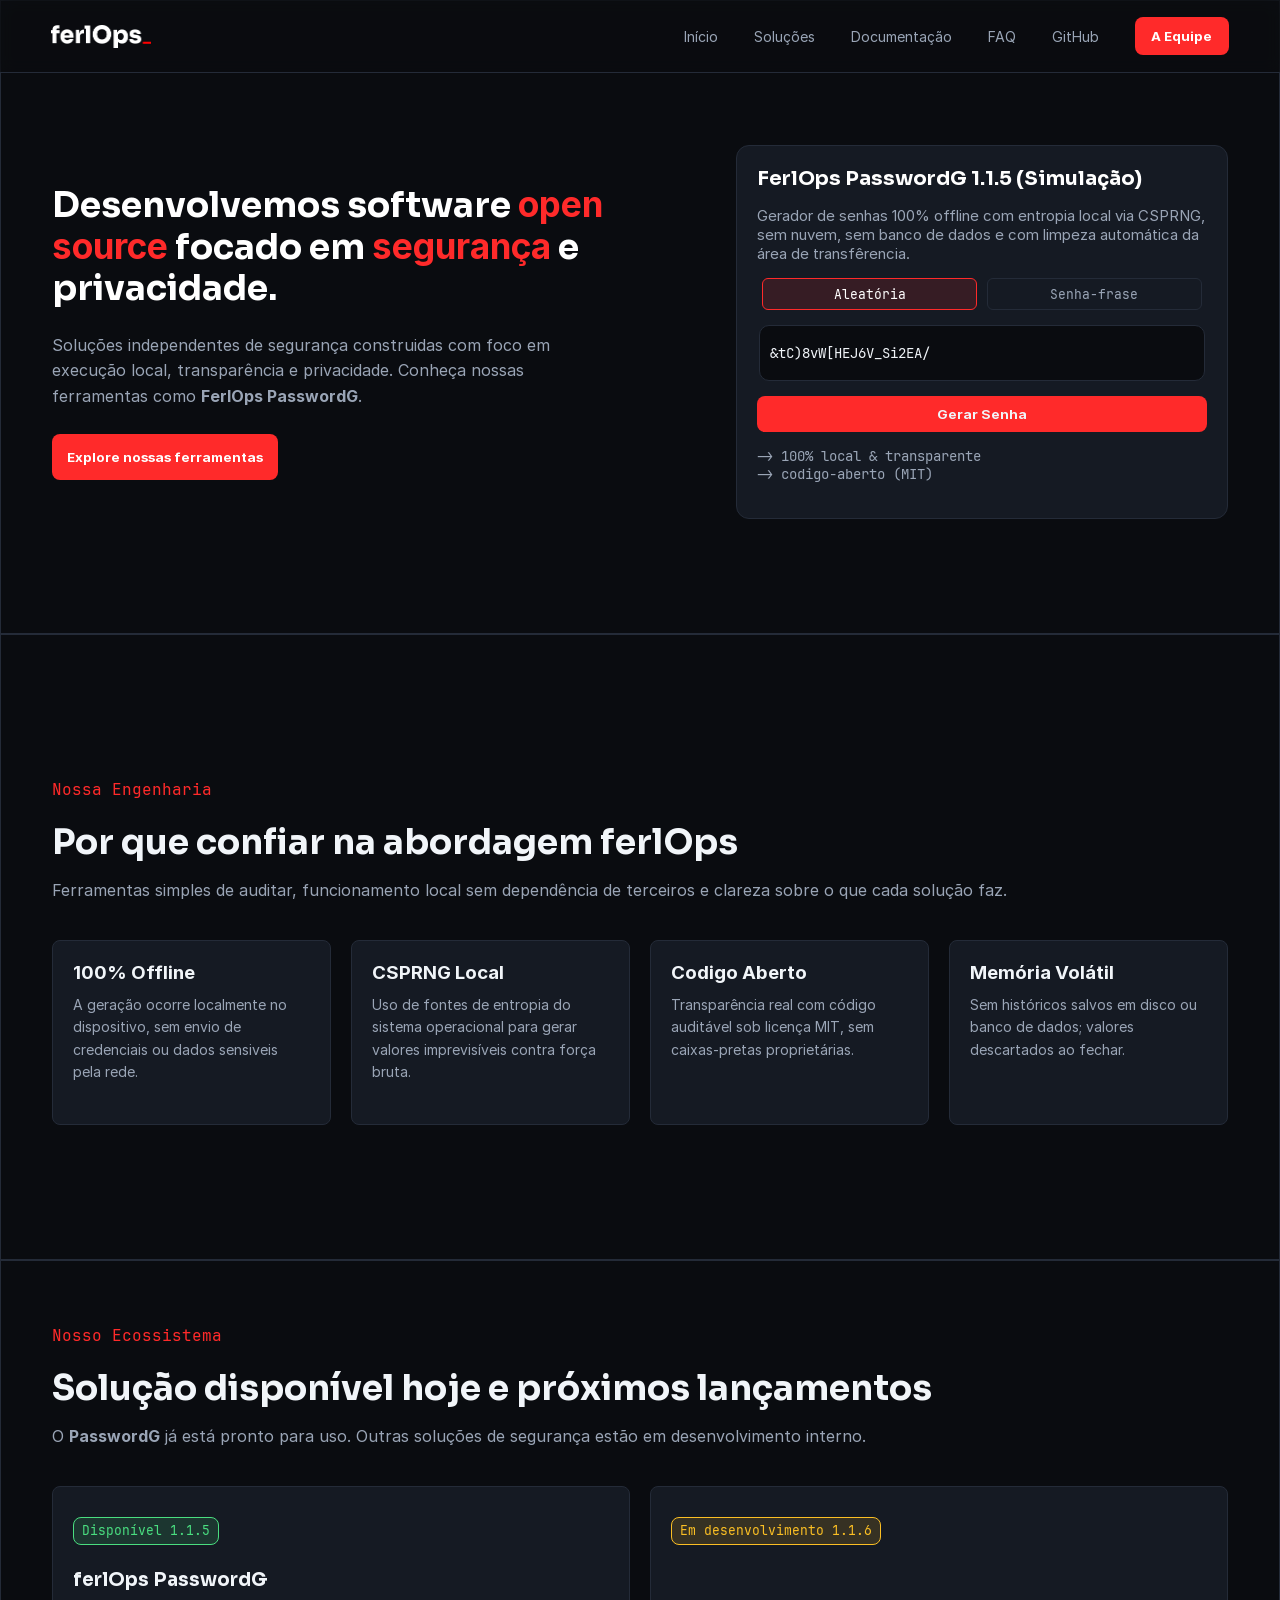
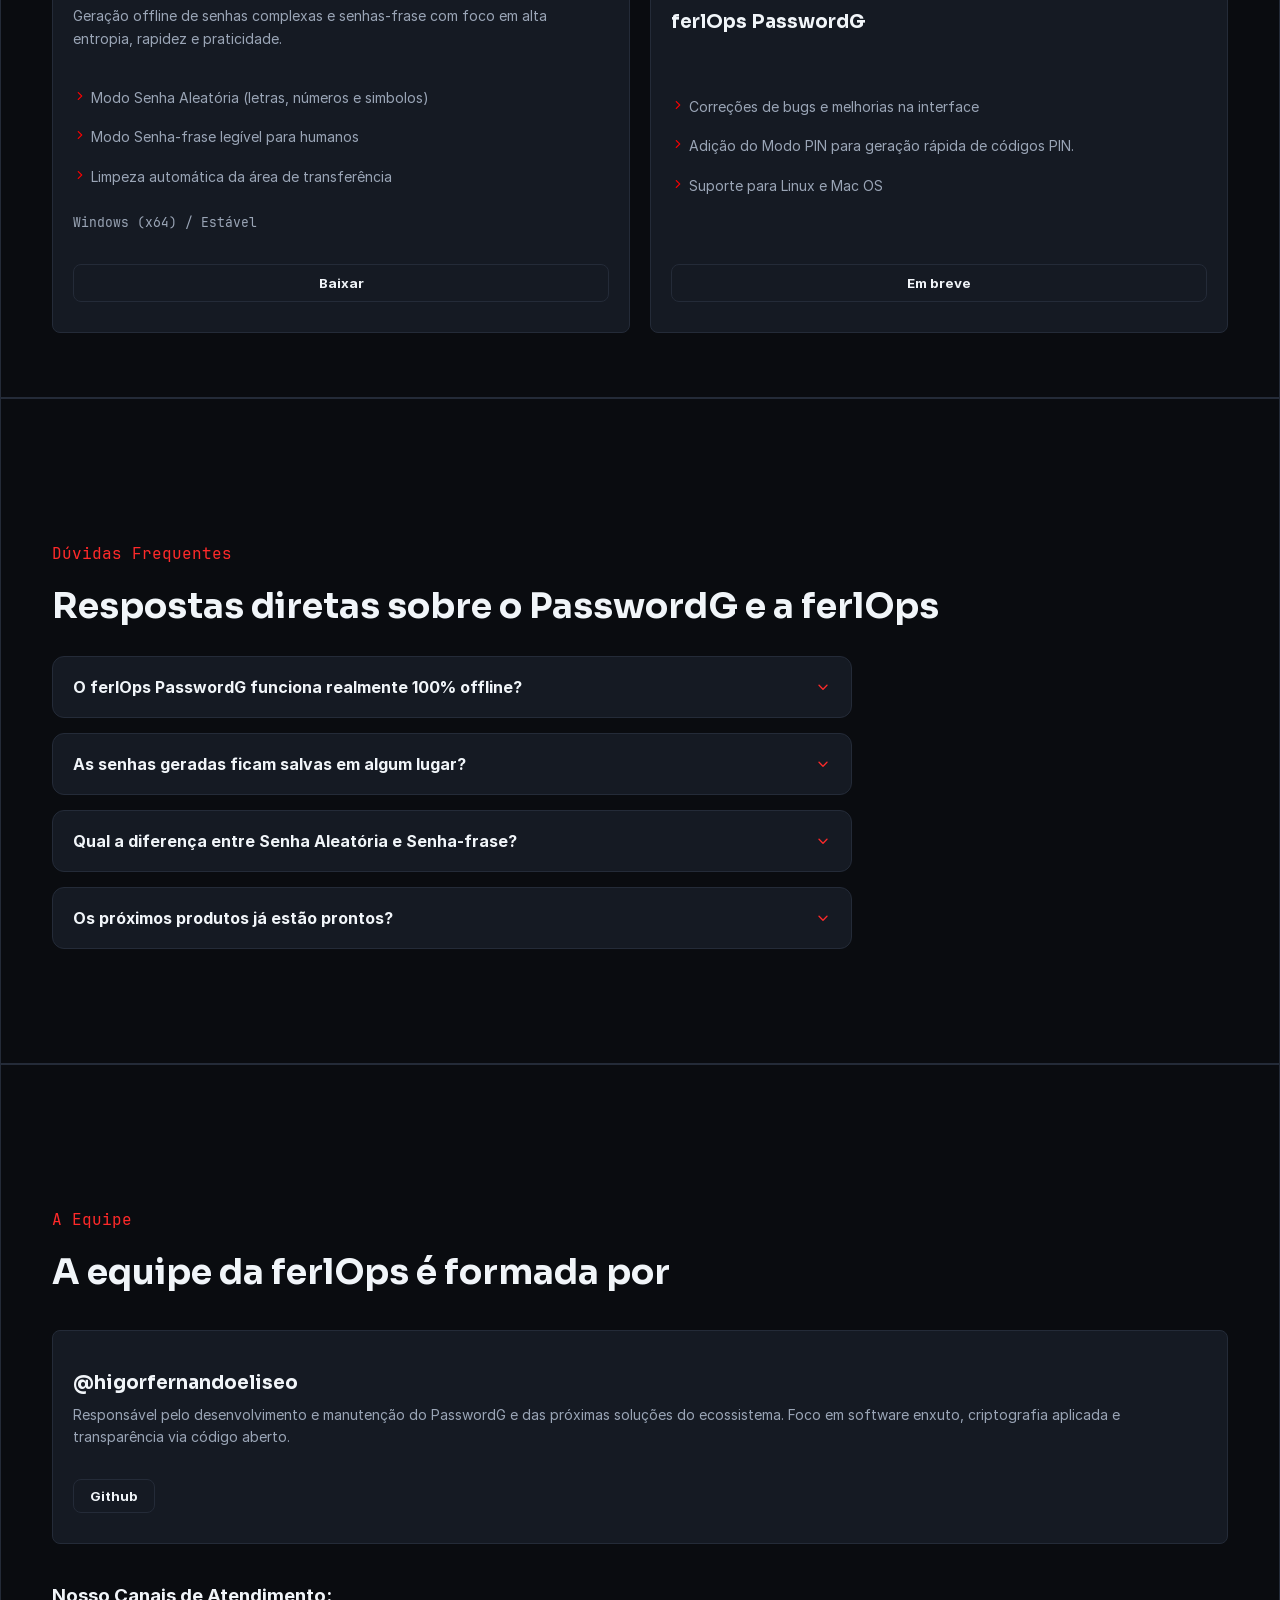
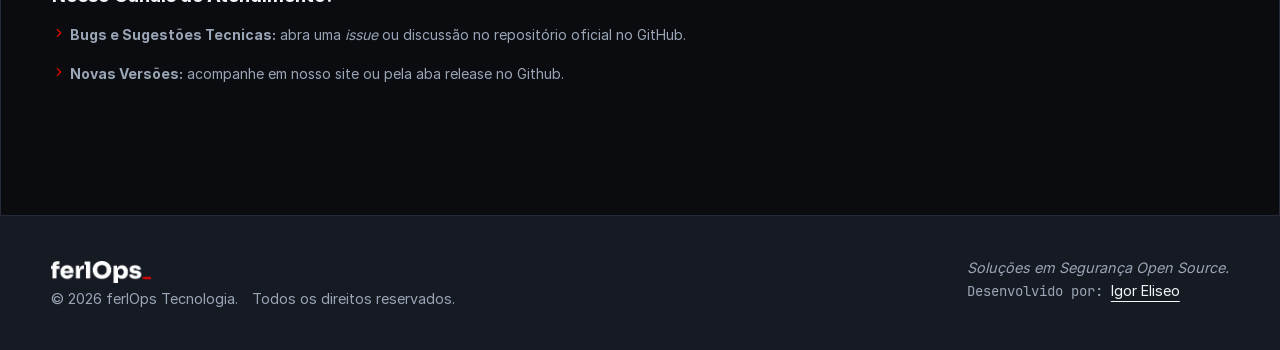
<file: index.html>
<!DOCTYPE html>
<html lang="pt-BR">
<head>
    <meta charset="UTF-8">
    <meta name="description" content="ferlOps Tecnologia: software open source focado em segurança, privacidade e execução 100% local, incluindo o gerador de senhas ferlOps PasswordG.">
    <meta name="keywords" content="ferlops, passwordg, ferlops tecnologia, gerador de senhas, senhas seguras, senha-frase, pin, open source, privacidade, csprng">
    <meta name="author" content="Igor Eliseo">

    <meta property="og:type" content="website">
    <meta property="og:url" content="https://ferlops.com.br/">
    <meta property="og:title" content="ferlOps Tecnologia - Software Open Source, Segurança e privacidade">
    <meta property="og:description" content="Ferramentas open source com execução local, transparência e foco em privacidade. Conheça o ferlOps PasswordG e os próximos lançamentos.">
    
    <meta name="viewport" content="width=device-width, initial-scale=1.0">
    <title>ferlOps - Soluções em Segurança Open Source</title>
    <link rel="stylesheet" href="assets/css/main.css">
    <link rel="stylesheet" href="assets/css/responsive.css">
    <link rel="stylesheet" href="assets/css/lucide.css">
</head>
<body>
    <header id="header">
        <div class="interface">
            <section class="logotipo-head">
                <img src="assets/images/logo-ferlops.webp" alt="logotipo da FerlOps">
            </section>

            <nav class="menu-desktop">
                <ul>
                    <li><a href="#inicio">Início</a></li>
                    <li><a href="#solucoes">Soluções</a></li>
                    <li><a href="https://github.com/higorfernandoeliseo/PasswordGApp/blob/main/README.md" target="_blank">Documentação</a></li>
                    <li><a href="#faq">FAQ</a></li>
                    <li><a target="_blank" href="https://github.com/higorfernandoeliseo/PasswordGApp">GitHub</a></li>
                    <li><a href="#theteam"><button class="contact-btn">A Equipe</button></a></li>
                </ul>
            </nav>

            <div class="btn-menu-mobile" id="btn-menu-mobile">
                <i class="icon-menu"></i>
            </div>

            <nav class="menu-mobile" id="menu-mobile">
                <i class="icon-x"></i>
                <ul>
                    <li><a href="#inicio">Início</a></li>
                    <li><a href="#solucoes">Soluções</a></li>
                    <li><a href="https://github.com/higorfernandoeliseo/PasswordGApp/blob/main/README.md">Documentação</a></li>
                    <li><a href="#faq">FAQ</a></li>
                    <li><a target="_blank" href="https://github.com/higorfernandoeliseo/PasswordGApp">GitHub</a></li>
                    <li><a href="#theteam"><button class="contact-btn">A Equipe</button></a></li>
                </ul>
            </nav>

        </div>
    </header>

    <main>
        <section class="hero" id="inicio">
            <div class="interface">

                <div class="txt-hero">
                    <h1>Desenvolvemos software <span class="highlight">open source</span> focado em <span class="highlight">segurança</span> e privacidade.</h1>
                    <p>Soluções independentes de segurança construidas com foco em execução local, transparência e privacidade. Conheça nossas ferramentas como <strong>FerlOps PasswordG</strong>.</p>

                    <a href="#solucoes"><button>Explore nossas ferramentas</button></a>
                </div>

                <div id="preview-software">
                    <aside>
                        <h2 class="title-application">FerlOps PasswordG 1.1.5 (Simulação)</h2>
                        <p class="description">Gerador de senhas 100% offline com entropia local via CSPRNG, sem nuvem, sem banco de dados e com limpeza automática da área de transfêrencia.</p>
                    
                        <div class="modo-selector">
                            <button id="btnAleatorio" class="active">
                                Aleatória
                            </button>
                            <button id="btnPassPhase">
                                Senha-frase
                            </button>
                        </div>

                        <div class="container-output">
                            <div class="inputbox-password-output">
                                &tC)8vW[HEJ6V_Si2EA/
                            </div>
                            
                            <button id="btnGerar">Gerar Senha</button>

                            <div class="txt-meta">
                                <p>-> 100% local & transparente</p>
                                <p>-> codigo-aberto (MIT)</p>
                            </div>
                        </div>

                    
                    </aside>
                </div>

            </div>
        </section>

        <section class="hero" id="porque-confiar">
                <div class="interface">

                    <p class="subtitle">Nossa Engenharia</p>
                    <h2 class="section-title">Por que confiar na abordagem ferlOps</h2>
                    <p>Ferramentas simples de auditar, funcionamento local sem dependência de terceiros e clareza sobre o que cada solução faz.</p>

                    <div class="grid-features">

                        <article class="card">
                            <h3>100% Offline</h3>
                            <p>A geração ocorre localmente no dispositivo, sem envio de credenciais ou dados sensiveis pela rede.</p>
                        </article>
                        <article class="card">
                            <h3>CSPRNG Local</h3>
                            <p>Uso de fontes de entropia do sistema operacional para gerar valores imprevisíveis contra força bruta.</p>
                        </article>
                        <article class="card">
                            <h3>Codigo Aberto</h3>
                            <p>Transparência real com código auditável sob licença MIT, sem caixas-pretas proprietárias.</p>
                        </article>
                        <article class="card">
                            <h3>Memória Volátil</h3>
                            <p>Sem históricos salvos em disco ou banco de dados; valores descartados ao fechar.</p>
                        </article>
                   
                    </div>


                </div>
        </section>

        <section class="hero" id="solucoes">
            <div class="interface">

                <p class="subtitle">Nosso Ecossistema</p>
                <h2 class="section-title">Solução disponível hoje e próximos lançamentos</h2>
                <p>O <strong>PasswordG</strong> já está pronto para uso. Outras soluções de segurança estão em desenvolvimento interno.</p>

                 <div class="grid-solutions">

                    <article class="card">
                        <p class="release-version">Disponível 1.1.5</p>
                        <h3>ferlOps PasswordG</h3>
                        <p>Geração offline de senhas complexas e senhas-frase com foco em alta entropia, rapidez e praticidade.</p>

                        <ul>
                            <li>
                                <i class="icon-chevron-right"></i> 
                                Modo Senha Aleatória (letras, números e simbolos)
                            </li>
                            <li>
                                <i class="icon-chevron-right"></i>
                                 Modo Senha-frase legível para humanos
                                </li>
                            <li>
                                <i class="icon-chevron-right"></i>
                                Limpeza automática da área de transferência
                            </li>
                        </ul>

                        <p class="others-info">Windows (x64) / Estável</p>

                        <a href="https://github.com/higorfernandoeliseo/PasswordGApp/releases/download/v1.1.5/passwordg-setup-x64.exe">
                            <button id="downloadBtn">Baixar</button>
                        </a>
                    </article>

                    <article class="card">
                        <p class="development-status"> Em desenvolvimento 1.1.6</p>
                        <h3>ferlOps PasswordG</h3>

                        <ul>
                            <li>
                                <i class="icon-chevron-right"></i> 
                                Correções de bugs e melhorias na interface
                            </li>
                            <li>
                                <i class="icon-chevron-right"></i> 
                                Adição do Modo PIN para geração rápida de códigos PIN.
                            </li>
                            <li>
                                <i class="icon-chevron-right"></i>
                                 Suporte para Linux e Mac OS
                            </li>
                        </ul>

                        <a href="#">
                            <button disabled id="downloadBetabtn">Em breve</button>
                        </a>
                    </article>

                </div>

            </div>

        </section>

        <section class="hero" id="faq">
            <div class="interface">

                <p class="subtitle">Dúvidas Frequentes</p>
                <h2 class="section-title">Respostas diretas sobre o PasswordG e a ferlOps</h2>

                <div id="box-accordions">
                    <div class="accordion">
                        <button class="accordion-header">
                            <span>O ferlOps PasswordG funciona realmente 100% offline?</span>
                            <i class="icon-chevron-down"></i>
                        </button>
                        <div class="accordion-body">
                            <p>Sim. A geração das senhas e senhas-frase acontece localmente no seu computador, utilizando entropia do proprio dispositivo via CSPRNG, sem enviar informações pela rede.</p>
                        </div>
                    </div>
                    <div class="accordion">
                        <button class="accordion-header">
                            <span>As senhas geradas ficam salvas em algum lugar?</span>
                            <i class="icon-chevron-down"></i>
                        </button>
                        <div class="accordion-body">
                            <p>Não. O PasswordG não grava histórico em banco de dados nem arquivos de log. Quando copiada pela interface, a senha também é removida da área de transferência após alguns segundos.</p>
                        </div>
                    </div>
                    <div class="accordion">
                        <button class="accordion-header">
                            <span>Qual a diferença entre Senha Aleatória e Senha-frase?</span>
                            <i class="icon-chevron-down"></i>
                        </button>
                        <div class="accordion-body">
                            <p>A <strong>Senha Aletória</strong> mistura letras, números e simbolos para máxima complexidade em campos onde você vai copiar e colar. A <strong>Senha-frase</strong> combina palavras de forma longa para facilitar memorização e digitação humana sem abrir mão da resistência a ataques de força bruta.</p>
                        </div>
                    </div>
                    
                    <div class="accordion">
                        <button class="accordion-header">
                            <span>Os próximos produtos já estão prontos?</span>
                            <i class="icon-chevron-down"></i>
                        </button>
                            <div class="accordion-body">
                                <p>Hoje o produto estável disponível é o <strong>ferlOps PasswordG</strong>. Novos módulos e produtos estão em desenvolvimento/implantação, acompanhe em nosso blog.</p>
                            </div>
                        </div>
                    </div>
                
                </div>

            

            </div>
        </section>

        <section class="hero" id="theteam">
            <div class="interface">

                <p class="subtitle">A Equipe</p>
                <h2 class="section-title">A equipe da ferlOps é formada por</h2>

                <div class="grid-team">

                        <article class="card">
                            <h3>@higorfernandoeliseo</h3>
                            <p>Responsável pelo desenvolvimento e manutenção do PasswordG e das próximas soluções do ecossistema. Foco em software enxuto, criptografia aplicada e transparência via código aberto.</p>

                            <a target="_blank" href="https://github.com/higorfernandoeliseo">
                                <button>Github</button>
                            </a>    
                        </article>

                </div>

                <h3>Nosso Canais de Atendimento:</h3>

                <ul class="lista-clean">
                    <li>
                        <i class="icon-chevron-right"></i> 
                        <strong>Bugs e Sugestões Tecnicas:</strong> abra uma <em>issue</em> ou discussão no repositório oficial no GitHub.
                    </li>
                    <li>
                        <i class="icon-chevron-right"></i> 
                        <strong>Novas Versões:</strong> acompanhe em nosso site ou pela aba release no Github.
                    </li>
                </ul>

            </div>
        </section>

    </main>

    <footer>
        <div class="interface">
            <div class="logo-footer">
                <img src="assets/images/logo-ferlops.webp" alt="logotipo ferlOps do Footer">
				<div class="copyright">
					<p>&copy; 2026 ferlOps Tecnologia. </p>
					<p>Todos os direitos reservados.</p>
				</div>
				
            </div>
            <div class="authorpage">
                <p><em>Soluções em Segurança Open Source.</em></p>
                <p>Desenvolvido por: <a target="_blank" href="https://github.com/higorfernandoeliseo">Igor Eliseo</a></p>
            </div>
        </div>
    </footer>

    <script src="assets/js/web.js"></script>
</body>
</html>
</file>
<file: assets/css/main.css>
@font-face {
    font-family: 'Inter';
    font-weight: normal;
    src: url('fonts/Inter-Regular.woff2');
}

@font-face {
    font-family: 'Inter';
    font-weight: 600;
    src: url('fonts/Inter-Medium.woff2');
}

@font-face {
    font-family: 'Inter';
    font-weight: 700;
    src: url('fonts/Inter-Bold.woff2');
}

@font-face {
    font-family: 'Sora';
    font-weight: 800;
    src: url('fonts/Sora-ExtraBold.woff2');
}

@font-face {
    font-family: 'Sora';
    font-weight: 700;
    src: url('fonts/Sora-Bold.woff2');
}

@font-face {
    font-family: 'JBMono';
    font-weight: normal;
    src: url('fonts/JetBrainsMono-Regular.woff2');
}

* {
    margin: 0;
    padding: 0;
    box-sizing: border-box;
    font-family: 'Inter', Arial, Helvetica, sans-serif;
}

:root {
    --bg-base: #0a0c10;
    --bg-header-base: rgba(10, 12, 16, 0.6);
    --bg-card: #151a23;
    --border-1: #242b38;
    --corTexto1: #fff;
    --text-primary: #f1f5f9;
    --text-secondary: #9aa5b6;
    --accent: #ff2a2a;
    --accent-dark: rgba(255, 42, 42, 0.14);
    --green-card-text: #4ade80;
    --brd-green-card-text: #4ade80;
    --bg-green-card-text: rgba(74, 222, 128, 0.14);
    --bg-yellow-card: rgba(251, 191, 36, 0.14);
    --yellow-card-text: #fbbf24;
    --brd-yellow-card: #fbbf24;
}

html {
    scroll-behavior: smooth;
}

body {
    background-color: var(--bg-base);
}

.interface {
    max-width: 1280px;
    padding: 0 4%;
    margin: 0 auto;
}

h1.title-section {
    font-family: 'Sora';
    font-size: 4rem;
    color: var(--corTexto1);
    padding-bottom: 20px;
}

/* Estilo do cabeçalho */

header {
    background: var(--bg-header-base);
    padding: 17px 0;
    position: fixed;
    width: 100%;
    z-index: 9999;
    border-bottom: 1px solid var(--border-1);
    backdrop-filter: blur(8px);
}

header > .interface {
    display: flex;
    align-items: center;
    justify-content: space-between;
}

header .logotipo-head img {
    margin-top: 5px;
    max-width: 100px;
}

/* Estilo do menu em modo desktop */

header nav.menu-desktop ul {
    display: flex;
    align-items: center;
    list-style: none;
    gap: 36px;
}

header nav.menu-desktop a {
    font-family: 'Inter';
    color: var(--text-secondary);
    text-decoration: none;
    font-size: 0.88rem;
}

header nav.menu-desktop a:hover {
    color: var(--text-primary);
}

header nav.menu-desktop a button.contact-btn {
    width: 94px;
    height: 38px;
    font-weight: bold;
    border: none;
    border-radius: 8px;
    background-color: var(--accent);
    color: var(--corTexto1);
    cursor: pointer;
}

/* Estilo do menu em modo mobile */

.btn-menu-mobile {
    display: none;
}

.btn-menu-mobile i {
    font-size: 2rem;
    color: var(--text-secondary);
}

.menu-mobile.abrir-menu {
    left: 0;
    pointer-events: initial;
}

.menu-mobile {
    position: fixed;
    top: 0;
    left: 100%;
    width: 100%;
    height: 100vh;
    background-color: var(--bg-card);
    text-align: right;
    padding: 32px 0;
    pointer-events: none;
    transition: .5s;
}

.menu-mobile ul {
    list-style: none;
    padding: 64px 0;
}

.menu-mobile ul li a {
    color: var(--text-secondary);
    font-size: 1.4rem;
    text-decoration: none;
    display: block;
    padding: 24px;
    transition: .2s;
    outline: none;
}

.menu-mobile ul li a:hover {
    color: var(--text-primary);
}

.menu-mobile .icon-x {
    font-size: 2rem;
    color: var(--text-primary);
    padding: 24px;
}

.menu-mobile ul li a button.contact-btn {
    width: 94px;
    height: 38px;
    font-weight: bold;
    border: none;
    border-radius: 8px;
    background-color: var(--accent);
    color: var(--corTexto1);
    cursor: pointer;
}

section.hero {
    padding: 64px 0;
}

/* Estilo do hero inicio */

section.hero#inicio {
    padding-top: 144px;
    padding-bottom: 114px;
    border: 1px solid var(--border-1);
}

section#inicio > .interface {
    display: flex;
    align-items: center;
    gap: 120px;
}

section#inicio .txt-hero h1 {
    font-family: 'Sora';
    font-size: 2.2rem;
    color: var(--corTexto1);
    line-height: 1.16;
    margin-bottom: 16px;
}

section#inicio .txt-hero p {
    color: var(--text-secondary);
    margin: 24px 0;
    line-height: 1.6;
}

section#inicio .txt-hero span.highlight {
    color: var(--accent);
}

section#inicio .txt-hero button {
    padding: 15px;
    font-weight: bold;
    border: none;
    border-radius: 8px;
    background-color: var(--accent);
    color: var(--corTexto1);
    cursor: pointer;
}

div#preview-software {
    border: 1px solid var(--border-1);
    border-radius: 13px;
    padding: 20px;
    background-color: var(--bg-card);
}

div#preview-software h2.title-application {
    font-family: 'Sora';
    color: var(--corTexto1);
    font-size: 20px;
}

div#preview-software p.description {
    color: var(--text-secondary);
    margin: 15px 0;
    font-size: 15px;
}

div#preview-software div.modo-selector {
    display: flex;
    width: 100%;
    margin: 5px 0;
}

div#preview-software div.modo-selector button {
    flex: 1;
    padding: 6px 10px;
    align-items: center;
    margin: 0 5px;
    border: 1px solid var(--border-1);
    border-radius: 6px;
    color: var(--text-secondary);
    background: transparent;
    font-family: 'JBMono';
    cursor: pointer;
}

div#preview-software div.modo-selector button.active {
    border-color: var(--accent);
    background-color: var(--accent-dark);
    color: var(--corTexto1);
}

div.inputbox-password-output {
    display: flex;
    background-color: var(--bg-base);
    font-family: 'JBMono';
    font-size: 14px;
    padding: 18px 10px;
    margin: 15px 2px;
    border-radius: 10px;
    color: var(--text-primary);
    border: 1px solid var(--border-1);
}

button#btnGerar {
    display: flex;
    padding: 10px;
    width: 100%;
    background-color: var(--accent);
    color: var(--text-primary);
    font-weight: bold;
    border: none;
    border-radius: 8px;
    justify-content: center;
    align-items: center;
    cursor: pointer;
}

div.txt-meta {
    color: var(--text-secondary);
    margin: 15px 0;
}

div.txt-meta p {
    font-family: 'JBMono';
    font-size: 14px;
}

/* Estilo da seção porque confiar? */

section.hero#porque-confiar {
    padding-top: 144px;
    padding-bottom: 114px;
    border: 1px solid var(--border-1);
}


section.hero#porque-confiar h2 {
    color: var(--text-primary);
    font-family: 'Sora';
    font-weight: 700;
    font-size: 2.2rem;
    margin-bottom: 16px;
}

section.hero#porque-confiar p {
    color: var(--text-secondary);
    margin-bottom: 20px;
}

section.hero#porque-confiar p.subtitle {
    font-family: 'JBMono';
    color: var(--accent);
}

section.hero#porque-confiar div.grid-features,
section.hero#theteam div.grid-team {
    display: grid;
    grid-template-columns: repeat(auto-fit, minmax(180px, 1fr));
    gap: 20px;
    min-width: 100px;
    width: 100%;
    margin-bottom: 20px;
}

article.card {
    display: flex;
    flex-direction: column;
    flex-wrap: wrap;
    padding: 20px;
    border: 1px solid var(--border-1);
    background-color: var(--bg-card);
    border-radius: 8px;
    cursor: pointer;
    margin-top: 20px;
    transition: all 0.3s;
    outline: none;
}

div.grid-team article.card h3 {
    font-family: 'Sora';
    color: var(--text-primary);
}

article.card p {
    margin-top: 10px;
    font-size: 14px;
    line-height: 1.6;
}

article.card:hover {
    border-color: var(--text-secondary);
}

article.card button {
    margin-top: auto;
    border: 1px solid var(--border-1);
    border-radius: 8px;
    padding: 10px;
    margin: 10px 0;
    color: var(--text-primary);
    background-color: var(--bg-card);
    font-weight: 700;
    cursor: pointer;
    transition: all 0.3s;
    outline: none;
}

article.card h3 {
    color: var(--text-primary);
}

ul.lista-clean li {
    list-style: none !important;
    color: var(--text-secondary);
    font-size: 14px;
    line-height: 1.6;
    margin: 15px 0;
}

ul.lista-clean li i {
    color: red;
}

/* Estilo da seção nossas solucoes? */

section.hero#solucoes {
    padding: 64px 0;
    border: 1px solid var(--border-1);
}

section#solucoes > .interface {
    display: flex;
    flex-direction: column;
}

section.hero#solucoes h2 {
    color: var(--text-primary);
    font-family: 'Sora';
    font-weight: 700;
    font-size: 2.2rem;
    margin-bottom: 16px;
}

section.hero#solucoes p {
    color: var(--text-secondary);
    margin-bottom: 20px;
}

section.hero#solucoes p.subtitle {
    font-family: 'JBMono';
    color: var(--accent);
}

/* Estilo dos cards de nossas solucoes */

section.hero#solucoes div.grid-solutions {
    display: grid;
    grid-template-columns: repeat(auto-fit, minmax(180px, 1fr));
    gap: 20px;
    min-width: 100px;
    width: 100%;
}

div.grid-solutions article.card {
    display: flex;
    flex-direction: column;
    justify-content: space-between;
    flex-wrap: wrap;
    padding: 20px;
    border: 1px solid var(--border-1);
    background-color: var(--bg-card);
    border-radius: 8px;
    cursor: pointer;
    margin-top: 20px;
    transition: all 0.3s;
    outline: none;
}

div.grid-solutions article.card h3 {
    font-family: 'Sora';
    color: var(--text-primary);
    line-height: 1.6;
}

div.grid-solutions article.card p {
    margin-top: 10px;
    font-size: 14px;
    line-height: 1.6;
}

div.grid-solutions article.card p.release-version {
    font-family: 'JBMono';
    font-size: 13px;
    padding: 3px 8px;
    border: 1px solid var(--brd-green-card-text);
    background-color: var(--bg-green-card-text);
    color: var(--green-card-text) !important;
    border-radius: 8px;
    width: fit-content;
    display: flex;
    justify-content: center;
    align-items: center;
}

div.grid-solutions article.card p.development-status {
    font-family: 'JBMono';
    font-size: 13px;
    padding: 3px 8px;
    border: 1px solid var(--brd-yellow-card);
    background-color: var(--bg-yellow-card);
    color: var(--yellow-card-text) !important;
    border-radius: 8px;
    display: flex;
    justify-content: center;
    align-items: center;
    width: fit-content;
}

div.grid-solutions article.card:hover {
    border-color: var(--text-secondary);
}

div.grid-solutions article.card p.others-info {
    font-family: 'JBMono';
    font-size: 13px;
}

div.grid-solutions article.card button {
    border: 1px solid var(--border-1);
    background-color: var(--bg-card);
    padding: 10px;
    border-radius: 8px;
    color: var(--text-primary);
    cursor: pointer;
    transition: all 0.3s;
    font-weight: 700;
    outline: none;
}


div.grid-solutions article.card button:hover {
    background-color: var(--accent);

}


div.grid-solutions article.card a button#downloadBtn,
div.grid-solutions article.card a button#downloadBetabtn {
    width: 100%;
}

div.grid-solutions article.card a button#downloadBetabtn:hover {
    border: 1px solid var(--border-1);
    background-color: var(--bg-card);
    padding: 10px;
    border-radius: 8px;
    color: var(--text-primary);
    cursor: pointer;
    transition: all 0.3s;
    font-weight: 700;
    outline: none;
}

div.grid-solutions article.card ul li {
    list-style: none !important;
    color: var(--text-secondary);
    font-size: 14px;
    line-height: 1.6;
    margin: 15px 0;
}

div.grid-solutions article.card ul li i {
    color: red;
}


section.hero#faq {
    padding-top: 144px;
    padding-bottom: 114px;
    border: 1px solid var(--border-1);
}

section#faq > .interface {
    display: flex;
    flex-direction: column;
}

section.hero#faq h2 {
    color: var(--text-primary);
    font-family: 'Sora';
    font-weight: 700;
    font-size: 2.2rem;
    margin-bottom: 16px;
}

section.hero#faq p {
    color: var(--text-secondary);
    margin-bottom: 20px;
}

section.hero#faq p.subtitle {
    font-family: 'JBMono';
    color: var(--accent);
    margin-bottom: 20px;
}

section.hero#faq .interface div#box-accordions {
    display: flex;
    flex-direction: column;
    gap: 15px;
    width: 100%;
    max-width: 800px;
}

/* Estilo das caixas accordion do FAQ */

div#box-accordions {
    margin-top: 12px;
}

div#box-accordions .accordion {
    background-color: var(--bg-card);
    border: 1px solid var(--border-1);
    border-radius: 12px;
    cursor: pointer;
    outline: none;
    padding: 10px;
}

.accordion .accordion-header {
    width: 100%;
    border: none;
    background: transparent;
    display: flex;
    align-items: center;
    justify-content: space-between;
    font-weight: 500;
    font-size: 1rem;
    cursor: pointer;
    padding: 10px;
    outline: none;
}

.accordion .accordion-header span {
    max-width: 100%;
    white-space: normal;
    text-align: left;
    overflow: hidden;
    text-overflow: clip;
    color: var(--text-primary);
    font-weight: 700;
}

.accordion .accordion-header i {
    color: var(--accent);
}

.accordion .accordion-body {
    color: var(--text-secondary);
    font-size: 0.9rem;
    opacity: 0;
    height: 0;
    overflow: hidden;
    outline: none;
}

.accordion .accordion-body p {
    line-height: 1.6;
}

.accordion .accordion-body p a {
    color: var(--text-primary);
}

.accordion .accordion-body.active {
    margin: 10px;
    height: auto;
    opacity: 1;
}

/* Estilo da seção da equipe */

section.hero#theteam {
    padding-top: 144px;
    padding-bottom: 114px;
    border: 1px solid var(--border-1);
}

section#theteam > .interface {
    display: flex;
    flex-direction: column;
}

section.hero#theteam h2 {
    color: var(--text-primary);
    font-family: 'Sora';
    font-weight: 700;
    font-size: 2.2rem;
    margin-bottom: 16px;
}

section.hero#theteam h3 {
    color: var(--text-primary);
    margin-top: 20px;
}

section.hero#theteam p {
    color: var(--text-secondary);
    margin-bottom: 20px;
}

section.hero#theteam p.subtitle {
    font-family: 'JBMono';
    color: var(--accent);
    margin-bottom: 20px;
}

section.hero#theteam button {
    align-self: flex-start;
    width: auto;
    padding: 8px 16px;
}

section.hero#theteam button:hover {
    background-color: var(--bg-base);
}


/* Estilo do rodapé */

footer {
    background-color: var(--bg-card);
    padding: 40px 0;
    color: var(--text-secondary);
}

footer > .interface {
    display: flex;
    justify-content: space-between;
}

footer div.logo-footer img {
    margin-top: 5px;
    max-width: 100px;
}

footer p {
    font-size: 0.9rem;
    line-height: 1.6;
}

footer div.logo-footer div.copyright {
	display: flex;
}

footer div.logo-footer div.copyright p {
	margin:0 14px 0 0;
}

footer div.authorpage p {
    font-family: 'JBMono';
    font-size: 0.9rem;
}

footer a {
    text-underline-offset: 0.3rem;
    color: var(--text-primary);
}
</file>
<file: assets/css/responsive.css>
@media (max-width: 1000px) {
    
    /* Estilo do menu */

    .menu-desktop {
        display: none;
    }

    .btn-menu-mobile {
        display: block;
    }

    /* Estilo da hero inicio */

    .hero > .interface {
        text-align: center;
        flex-direction: column;
    }



    /* Estilo do rodapé */

    footer > .interface {
        display: flex;
        justify-content: space-between;
        flex-direction: column-reverse;
        gap: 32px;
        text-align: center;
    }
	
	footer div.logo-footer div.copyright {
		display: flex;
		flex-direction: column;
		justify-content: center;
		align-items: center;
	}

}
</file>
<file: assets/css/lucide.css>
@font-face {
  font-family: "lucide";
  src: url('lucide.eot?t=1781765884348'); /* IE9*/
  src: url('lucide.eot?t=1781765884348#iefix') format('embedded-opentype') /* IE6-IE8 */,
  url('fonts/lucide.woff2?t=1781765884348') format('woff2'),
  url('fonts/lucide.woff?t=1781765884348') format('woff'),
  url('fonts/lucide.ttf?t=1781765884348') format('truetype'),
  url('fonts/lucide.svg?t=1781765884348') format('svg');
}

[class^="icon-"], [class*=" icon-"] {
  font-family: 'lucide' !important;font-size: inherit;
  font-style:normal;
  -webkit-font-smoothing: antialiased;
  -moz-osx-font-smoothing: grayscale;
}




.icon-a-arrow-down::before { content: "\e585"; }
.icon-a-arrow-up::before { content: "\e586"; }
.icon-a-large-small::before { content: "\e587"; }
.icon-accessibility::before { content: "\e297"; }
.icon-activity-square::before { content: "\e4b4"; }
.icon-activity::before { content: "\e038"; }
.icon-ad::before { content: "\e700"; }
.icon-air-vent::before { content: "\e34d"; }
.icon-airplay::before { content: "\e039"; }
.icon-alarm-check::before { content: "\e1ec"; }
.icon-alarm-clock-check::before { content: "\e1ec"; }
.icon-alarm-clock-minus::before { content: "\e1ed"; }
.icon-alarm-clock-off::before { content: "\e23b"; }
.icon-alarm-clock-plus::before { content: "\e1ee"; }
.icon-alarm-clock::before { content: "\e03a"; }
.icon-alarm-minus::before { content: "\e1ed"; }
.icon-alarm-plus::before { content: "\e1ee"; }
.icon-alarm-smoke::before { content: "\e57b"; }
.icon-album::before { content: "\e03b"; }
.icon-alert-circle::before { content: "\e077"; }
.icon-alert-octagon::before { content: "\e127"; }
.icon-alert-triangle::before { content: "\e193"; }
.icon-align-center-horizontal::before { content: "\e26c"; }
.icon-align-center-vertical::before { content: "\e26d"; }
.icon-align-center::before { content: "\e182"; }
.icon-align-end-horizontal::before { content: "\e26e"; }
.icon-align-end-vertical::before { content: "\e26f"; }
.icon-align-horizontal-distribute-center::before { content: "\e03c"; }
.icon-align-horizontal-distribute-end::before { content: "\e03d"; }
.icon-align-horizontal-distribute-start::before { content: "\e03e"; }
.icon-align-horizontal-justify-center::before { content: "\e272"; }
.icon-align-horizontal-justify-end::before { content: "\e273"; }
.icon-align-horizontal-justify-start::before { content: "\e274"; }
.icon-align-horizontal-space-around::before { content: "\e275"; }
.icon-align-horizontal-space-between::before { content: "\e276"; }
.icon-align-justify::before { content: "\e184"; }
.icon-align-left::before { content: "\e185"; }
.icon-align-right::before { content: "\e183"; }
.icon-align-start-horizontal::before { content: "\e270"; }
.icon-align-start-vertical::before { content: "\e271"; }
.icon-align-vertical-distribute-center::before { content: "\e27e"; }
.icon-align-vertical-distribute-end::before { content: "\e27f"; }
.icon-align-vertical-distribute-start::before { content: "\e280"; }
.icon-align-vertical-justify-center::before { content: "\e277"; }
.icon-align-vertical-justify-end::before { content: "\e278"; }
.icon-align-vertical-justify-start::before { content: "\e279"; }
.icon-align-vertical-space-around::before { content: "\e27a"; }
.icon-align-vertical-space-between::before { content: "\e27b"; }
.icon-ambulance::before { content: "\e5bb"; }
.icon-ampersand::before { content: "\e49c"; }
.icon-ampersands::before { content: "\e49d"; }
.icon-amphora::before { content: "\e61b"; }
.icon-anchor::before { content: "\e03f"; }
.icon-angry::before { content: "\e2fc"; }
.icon-annoyed::before { content: "\e2fd"; }
.icon-antenna::before { content: "\e4e2"; }
.icon-anvil::before { content: "\e580"; }
.icon-aperture::before { content: "\e040"; }
.icon-app-window-mac::before { content: "\e5d2"; }
.icon-app-window::before { content: "\e426"; }
.icon-apple::before { content: "\e34e"; }
.icon-archive-restore::before { content: "\e2cd"; }
.icon-archive-x::before { content: "\e50c"; }
.icon-archive::before { content: "\e041"; }
.icon-area-chart::before { content: "\e4d3"; }
.icon-armchair::before { content: "\e2c0"; }
.icon-arrow-big-down-dash::before { content: "\e41d"; }
.icon-arrow-big-down::before { content: "\e1e1"; }
.icon-arrow-big-left-dash::before { content: "\e41e"; }
.icon-arrow-big-left::before { content: "\e1e2"; }
.icon-arrow-big-right-dash::before { content: "\e41f"; }
.icon-arrow-big-right::before { content: "\e1e3"; }
.icon-arrow-big-up-dash::before { content: "\e420"; }
.icon-arrow-big-up::before { content: "\e1e4"; }
.icon-arrow-down-0-1::before { content: "\e413"; }
.icon-arrow-down-01::before { content: "\e413"; }
.icon-arrow-down-1-0::before { content: "\e414"; }
.icon-arrow-down-10::before { content: "\e414"; }
.icon-arrow-down-a-z::before { content: "\e415"; }
.icon-arrow-down-az::before { content: "\e415"; }
.icon-arrow-down-circle::before { content: "\e078"; }
.icon-arrow-down-from-line::before { content: "\e454"; }
.icon-arrow-down-left-from-circle::before { content: "\e3f7"; }
.icon-arrow-down-left-from-square::before { content: "\e5a1"; }
.icon-arrow-down-left-square::before { content: "\e4b5"; }
.icon-arrow-down-left::before { content: "\e043"; }
.icon-arrow-down-narrow-wide::before { content: "\e044"; }
.icon-arrow-down-right-from-circle::before { content: "\e3f8"; }
.icon-arrow-down-right-from-square::before { content: "\e5a2"; }
.icon-arrow-down-right-square::before { content: "\e4b6"; }
.icon-arrow-down-right::before { content: "\e045"; }
.icon-arrow-down-square::before { content: "\e427"; }
.icon-arrow-down-to-dot::before { content: "\e44d"; }
.icon-arrow-down-to-line::before { content: "\e455"; }
.icon-arrow-down-up::before { content: "\e046"; }
.icon-arrow-down-wide-narrow::before { content: "\e047"; }
.icon-arrow-down-z-a::before { content: "\e416"; }
.icon-arrow-down-za::before { content: "\e416"; }
.icon-arrow-down::before { content: "\e042"; }
.icon-arrow-left-circle::before { content: "\e079"; }
.icon-arrow-left-from-line::before { content: "\e456"; }
.icon-arrow-left-right::before { content: "\e24a"; }
.icon-arrow-left-square::before { content: "\e428"; }
.icon-arrow-left-to-line::before { content: "\e457"; }
.icon-arrow-left::before { content: "\e048"; }
.icon-arrow-right-circle::before { content: "\e07a"; }
.icon-arrow-right-from-line::before { content: "\e458"; }
.icon-arrow-right-left::before { content: "\e417"; }
.icon-arrow-right-square::before { content: "\e429"; }
.icon-arrow-right-to-line::before { content: "\e459"; }
.icon-arrow-right::before { content: "\e049"; }
.icon-arrow-up-0-1::before { content: "\e418"; }
.icon-arrow-up-01::before { content: "\e418"; }
.icon-arrow-up-1-0::before { content: "\e419"; }
.icon-arrow-up-10::before { content: "\e419"; }
.icon-arrow-up-a-z::before { content: "\e41a"; }
.icon-arrow-up-az::before { content: "\e41a"; }
.icon-arrow-up-circle::before { content: "\e07b"; }
.icon-arrow-up-down::before { content: "\e37d"; }
.icon-arrow-up-from-dot::before { content: "\e44e"; }
.icon-arrow-up-from-line::before { content: "\e45a"; }
.icon-arrow-up-left-from-circle::before { content: "\e3f9"; }
.icon-arrow-up-left-from-square::before { content: "\e5a3"; }
.icon-arrow-up-left-square::before { content: "\e4b7"; }
.icon-arrow-up-left::before { content: "\e04b"; }
.icon-arrow-up-narrow-wide::before { content: "\e04c"; }
.icon-arrow-up-right-from-circle::before { content: "\e3fa"; }
.icon-arrow-up-right-from-square::before { content: "\e5a4"; }
.icon-arrow-up-right-square::before { content: "\e4b8"; }
.icon-arrow-up-right::before { content: "\e04d"; }
.icon-arrow-up-square::before { content: "\e42a"; }
.icon-arrow-up-to-line::before { content: "\e45b"; }
.icon-arrow-up-wide-narrow::before { content: "\e41b"; }
.icon-arrow-up-z-a::before { content: "\e41c"; }
.icon-arrow-up-za::before { content: "\e41c"; }
.icon-arrow-up::before { content: "\e04a"; }
.icon-arrows-up-from-line::before { content: "\e4d4"; }
.icon-asterisk-square::before { content: "\e168"; }
.icon-asterisk::before { content: "\e1ef"; }
.icon-astroid::before { content: "\e6f0"; }
.icon-at-sign::before { content: "\e04e"; }
.icon-atom::before { content: "\e3d7"; }
.icon-audio-lines::before { content: "\e55a"; }
.icon-audio-waveform::before { content: "\e55b"; }
.icon-award::before { content: "\e04f"; }
.icon-axe::before { content: "\e050"; }
.icon-axis-3-d::before { content: "\e2fe"; }
.icon-axis-3d::before { content: "\e2fe"; }
.icon-baby::before { content: "\e2ce"; }
.icon-backpack::before { content: "\e2c8"; }
.icon-badge-alert::before { content: "\e475"; }
.icon-badge-cent::before { content: "\e50f"; }
.icon-badge-check::before { content: "\e241"; }
.icon-badge-dollar-sign::before { content: "\e476"; }
.icon-badge-euro::before { content: "\e510"; }
.icon-badge-help::before { content: "\e47b"; }
.icon-badge-indian-rupee::before { content: "\e511"; }
.icon-badge-info::before { content: "\e477"; }
.icon-badge-japanese-yen::before { content: "\e512"; }
.icon-badge-minus::before { content: "\e478"; }
.icon-badge-percent::before { content: "\e479"; }
.icon-badge-plus::before { content: "\e47a"; }
.icon-badge-pound-sterling::before { content: "\e513"; }
.icon-badge-question-mark::before { content: "\e47b"; }
.icon-badge-russian-ruble::before { content: "\e514"; }
.icon-badge-swiss-franc::before { content: "\e515"; }
.icon-badge-turkish-lira::before { content: "\e67e"; }
.icon-badge-x::before { content: "\e47c"; }
.icon-badge::before { content: "\e474"; }
.icon-baggage-claim::before { content: "\e2c9"; }
.icon-balloon::before { content: "\e6af"; }
.icon-ban::before { content: "\e051"; }
.icon-banana::before { content: "\e34f"; }
.icon-bandage::before { content: "\e61d"; }
.icon-banknote-arrow-down::before { content: "\e64c"; }
.icon-banknote-arrow-up::before { content: "\e64d"; }
.icon-banknote-check::before { content: "\e70c"; }
.icon-banknote-x::before { content: "\e64e"; }
.icon-banknote::before { content: "\e052"; }
.icon-bar-chart-2::before { content: "\e068"; }
.icon-bar-chart-3::before { content: "\e2a3"; }
.icon-bar-chart-4::before { content: "\e2a4"; }
.icon-bar-chart-big::before { content: "\e4a9"; }
.icon-bar-chart-horizontal-big::before { content: "\e4a7"; }
.icon-bar-chart-horizontal::before { content: "\e2a2"; }
.icon-bar-chart::before { content: "\e06a"; }
.icon-barcode::before { content: "\e533"; }
.icon-barrel::before { content: "\e675"; }
.icon-baseline::before { content: "\e285"; }
.icon-bath::before { content: "\e2ab"; }
.icon-battery-charging::before { content: "\e054"; }
.icon-battery-full::before { content: "\e055"; }
.icon-battery-low::before { content: "\e056"; }
.icon-battery-medium::before { content: "\e057"; }
.icon-battery-plus::before { content: "\e63e"; }
.icon-battery-warning::before { content: "\e3ac"; }
.icon-battery::before { content: "\e053"; }
.icon-beaker::before { content: "\e058"; }
.icon-bean-off::before { content: "\e390"; }
.icon-bean::before { content: "\e38f"; }
.icon-bed-double::before { content: "\e2c2"; }
.icon-bed-single::before { content: "\e2c3"; }
.icon-bed::before { content: "\e2c1"; }
.icon-beef-off::before { content: "\e6dc"; }
.icon-beef::before { content: "\e3a5"; }
.icon-beer-off::before { content: "\e5d9"; }
.icon-beer::before { content: "\e2cf"; }
.icon-bell-check::before { content: "\e6ef"; }
.icon-bell-dot::before { content: "\e42b"; }
.icon-bell-electric::before { content: "\e57c"; }
.icon-bell-minus::before { content: "\e1f0"; }
.icon-bell-off::before { content: "\e05a"; }
.icon-bell-plus::before { content: "\e1f1"; }
.icon-bell-ring::before { content: "\e224"; }
.icon-bell::before { content: "\e059"; }
.icon-between-horizonal-end::before { content: "\e591"; }
.icon-between-horizonal-start::before { content: "\e592"; }
.icon-between-horizontal-end::before { content: "\e591"; }
.icon-between-horizontal-start::before { content: "\e592"; }
.icon-between-vertical-end::before { content: "\e593"; }
.icon-between-vertical-start::before { content: "\e594"; }
.icon-biceps-flexed::before { content: "\e5eb"; }
.icon-bike::before { content: "\e1d2"; }
.icon-binary::before { content: "\e1f2"; }
.icon-binoculars::before { content: "\e621"; }
.icon-biohazard::before { content: "\e441"; }
.icon-bird::before { content: "\e3c5"; }
.icon-birdhouse::before { content: "\e69a"; }
.icon-bitcoin::before { content: "\e05b"; }
.icon-blend::before { content: "\e59c"; }
.icon-blender::before { content: "\e6f4"; }
.icon-blinds::before { content: "\e3c0"; }
.icon-blocks::before { content: "\e4fa"; }
.icon-bluetooth-connected::before { content: "\e1b8"; }
.icon-bluetooth-off::before { content: "\e1b9"; }
.icon-bluetooth-searching::before { content: "\e1ba"; }
.icon-bluetooth::before { content: "\e05c"; }
.icon-bold::before { content: "\e05d"; }
.icon-bolt::before { content: "\e58c"; }
.icon-bomb::before { content: "\e2ff"; }
.icon-bone-fracture::before { content: "\e715"; }
.icon-bone::before { content: "\e358"; }
.icon-book-a::before { content: "\e544"; }
.icon-book-alert::before { content: "\e672"; }
.icon-book-audio::before { content: "\e545"; }
.icon-book-check::before { content: "\e546"; }
.icon-book-copy::before { content: "\e3ec"; }
.icon-book-dashed::before { content: "\e3ed"; }
.icon-book-down::before { content: "\e3ee"; }
.icon-book-headphones::before { content: "\e547"; }
.icon-book-heart::before { content: "\e548"; }
.icon-book-image::before { content: "\e549"; }
.icon-book-key::before { content: "\e3ef"; }
.icon-book-lock::before { content: "\e3f0"; }
.icon-book-marked::before { content: "\e3f1"; }
.icon-book-minus::before { content: "\e3f2"; }
.icon-book-open-check::before { content: "\e381"; }
.icon-book-open-text::before { content: "\e54a"; }
.icon-book-open::before { content: "\e05f"; }
.icon-book-plus::before { content: "\e3f3"; }
.icon-book-search::before { content: "\e6ab"; }
.icon-book-template::before { content: "\e3ed"; }
.icon-book-text::before { content: "\e54b"; }
.icon-book-type::before { content: "\e54c"; }
.icon-book-up-2::before { content: "\e4a6"; }
.icon-book-up::before { content: "\e3f4"; }
.icon-book-user::before { content: "\e54d"; }
.icon-book-x::before { content: "\e3f5"; }
.icon-book::before { content: "\e05e"; }
.icon-bookmark-check::before { content: "\e51f"; }
.icon-bookmark-minus::before { content: "\e23c"; }
.icon-bookmark-off::before { content: "\e6df"; }
.icon-bookmark-plus::before { content: "\e23d"; }
.icon-bookmark-x::before { content: "\e520"; }
.icon-bookmark::before { content: "\e060"; }
.icon-boom-box::before { content: "\e4ee"; }
.icon-bot-message-square::before { content: "\e5ce"; }
.icon-bot-off::before { content: "\e5e0"; }
.icon-bot::before { content: "\e1bb"; }
.icon-bottle-wine::before { content: "\e67b"; }
.icon-bow-arrow::before { content: "\e65e"; }
.icon-box-select::before { content: "\e1cb"; }
.icon-box::before { content: "\e061"; }
.icon-boxes::before { content: "\e2d0"; }
.icon-braces::before { content: "\e36a"; }
.icon-brackets::before { content: "\e443"; }
.icon-brain-circuit::before { content: "\e3c7"; }
.icon-brain-cog::before { content: "\e3c8"; }
.icon-brain::before { content: "\e3c6"; }
.icon-brick-wall-fire::before { content: "\e653"; }
.icon-brick-wall-shield::before { content: "\e690"; }
.icon-brick-wall::before { content: "\e581"; }
.icon-briefcase-business::before { content: "\e5d5"; }
.icon-briefcase-conveyor-belt::before { content: "\e62b"; }
.icon-briefcase-medical::before { content: "\e5d6"; }
.icon-briefcase::before { content: "\e062"; }
.icon-bring-to-front::before { content: "\e4ef"; }
.icon-broccoli::before { content: "\e6f5"; }
.icon-brush-cleaning::before { content: "\e666"; }
.icon-brush::before { content: "\e1d3"; }
.icon-bubbles::before { content: "\e654"; }
.icon-bug-off::before { content: "\e50d"; }
.icon-bug-play::before { content: "\e50e"; }
.icon-bug::before { content: "\e20c"; }
.icon-building-2::before { content: "\e290"; }
.icon-building::before { content: "\e1cc"; }
.icon-bus-front::before { content: "\e4fb"; }
.icon-bus::before { content: "\e1d4"; }
.icon-cable-car::before { content: "\e4fc"; }
.icon-cable::before { content: "\e4e3"; }
.icon-cake-slice::before { content: "\e4b9"; }
.icon-cake::before { content: "\e344"; }
.icon-calculator::before { content: "\e1bc"; }
.icon-calendar-1::before { content: "\e630"; }
.icon-calendar-arrow-down::before { content: "\e5fe"; }
.icon-calendar-arrow-up::before { content: "\e5ff"; }
.icon-calendar-check-2::before { content: "\e2b8"; }
.icon-calendar-check::before { content: "\e2b7"; }
.icon-calendar-clock::before { content: "\e304"; }
.icon-calendar-cog::before { content: "\e5ed"; }
.icon-calendar-days::before { content: "\e2b9"; }
.icon-calendar-fold::before { content: "\e5b4"; }
.icon-calendar-heart::before { content: "\e305"; }
.icon-calendar-minus-2::before { content: "\e5b5"; }
.icon-calendar-minus::before { content: "\e2ba"; }
.icon-calendar-off::before { content: "\e2bb"; }
.icon-calendar-plus-2::before { content: "\e5b6"; }
.icon-calendar-plus::before { content: "\e2bc"; }
.icon-calendar-range::before { content: "\e2bd"; }
.icon-calendar-search::before { content: "\e306"; }
.icon-calendar-sync::before { content: "\e636"; }
.icon-calendar-x-2::before { content: "\e2bf"; }
.icon-calendar-x::before { content: "\e2be"; }
.icon-calendar::before { content: "\e063"; }
.icon-calendars::before { content: "\e6a7"; }
.icon-camera-off::before { content: "\e065"; }
.icon-camera::before { content: "\e064"; }
.icon-candlestick-chart::before { content: "\e4a8"; }
.icon-candy-cane::before { content: "\e4ba"; }
.icon-candy-off::before { content: "\e392"; }
.icon-candy::before { content: "\e391"; }
.icon-cannabis-off::before { content: "\e6e0"; }
.icon-cannabis::before { content: "\e5d4"; }
.icon-captions-off::before { content: "\e5c1"; }
.icon-captions::before { content: "\e3a4"; }
.icon-car-front::before { content: "\e4fd"; }
.icon-car-taxi-front::before { content: "\e4fe"; }
.icon-car::before { content: "\e1d5"; }
.icon-caravan::before { content: "\e539"; }
.icon-card-sim::before { content: "\e671"; }
.icon-carrot::before { content: "\e25a"; }
.icon-case-lower::before { content: "\e3d8"; }
.icon-case-sensitive::before { content: "\e3d9"; }
.icon-case-upper::before { content: "\e3da"; }
.icon-cassette-tape::before { content: "\e4ca"; }
.icon-cast::before { content: "\e066"; }
.icon-castle::before { content: "\e3e0"; }
.icon-cat::before { content: "\e38c"; }
.icon-cctv-off::before { content: "\e6d8"; }
.icon-cctv::before { content: "\e57d"; }
.icon-chart-area::before { content: "\e4d3"; }
.icon-chart-bar-big::before { content: "\e4a7"; }
.icon-chart-bar-decreasing::before { content: "\e607"; }
.icon-chart-bar-increasing::before { content: "\e608"; }
.icon-chart-bar-stacked::before { content: "\e609"; }
.icon-chart-bar::before { content: "\e2a2"; }
.icon-chart-candlestick::before { content: "\e4a8"; }
.icon-chart-column-big::before { content: "\e4a9"; }
.icon-chart-column-decreasing::before { content: "\e067"; }
.icon-chart-column-increasing::before { content: "\e2a4"; }
.icon-chart-column-stacked::before { content: "\e60a"; }
.icon-chart-column::before { content: "\e2a3"; }
.icon-chart-gantt::before { content: "\e624"; }
.icon-chart-line::before { content: "\e2a5"; }
.icon-chart-network::before { content: "\e60b"; }
.icon-chart-no-axes-column-decreasing::before { content: "\e069"; }
.icon-chart-no-axes-column-increasing::before { content: "\e06a"; }
.icon-chart-no-axes-column::before { content: "\e068"; }
.icon-chart-no-axes-combined::before { content: "\e60c"; }
.icon-chart-no-axes-gantt::before { content: "\e4c4"; }
.icon-chart-pie::before { content: "\e06b"; }
.icon-chart-scatter::before { content: "\e48a"; }
.icon-chart-spline::before { content: "\e60d"; }
.icon-check-check::before { content: "\e38e"; }
.icon-check-circle-2::before { content: "\e226"; }
.icon-check-circle::before { content: "\e07c"; }
.icon-check-line::before { content: "\e66b"; }
.icon-check-square-2::before { content: "\e559"; }
.icon-check-square::before { content: "\e16a"; }
.icon-check::before { content: "\e06c"; }
.icon-chef-hat::before { content: "\e2ac"; }
.icon-cherry::before { content: "\e350"; }
.icon-chess-bishop::before { content: "\e6a0"; }
.icon-chess-king::before { content: "\e6a1"; }
.icon-chess-knight::before { content: "\e6a2"; }
.icon-chess-pawn::before { content: "\e6a3"; }
.icon-chess-queen::before { content: "\e6a4"; }
.icon-chess-rook::before { content: "\e6a5"; }
.icon-chevron-down-circle::before { content: "\e4dd"; }
.icon-chevron-down-square::before { content: "\e3cf"; }
.icon-chevron-down::before { content: "\e06d"; }
.icon-chevron-first::before { content: "\e243"; }
.icon-chevron-last::before { content: "\e244"; }
.icon-chevron-left-circle::before { content: "\e4de"; }
.icon-chevron-left-square::before { content: "\e3d0"; }
.icon-chevron-left::before { content: "\e06e"; }
.icon-chevron-right-circle::before { content: "\e4df"; }
.icon-chevron-right-square::before { content: "\e3d1"; }
.icon-chevron-right::before { content: "\e06f"; }
.icon-chevron-up-circle::before { content: "\e4e0"; }
.icon-chevron-up-square::before { content: "\e3d2"; }
.icon-chevron-up::before { content: "\e070"; }
.icon-chevrons-down-up::before { content: "\e228"; }
.icon-chevrons-down::before { content: "\e071"; }
.icon-chevrons-left-right-ellipsis::before { content: "\e61f"; }
.icon-chevrons-left-right::before { content: "\e293"; }
.icon-chevrons-left::before { content: "\e072"; }
.icon-chevrons-right-left::before { content: "\e294"; }
.icon-chevrons-right::before { content: "\e073"; }
.icon-chevrons-up-down::before { content: "\e211"; }
.icon-chevrons-up::before { content: "\e074"; }
.icon-church::before { content: "\e3e1"; }
.icon-cigarette-off::before { content: "\e2c7"; }
.icon-cigarette::before { content: "\e2c6"; }
.icon-circle-alert::before { content: "\e077"; }
.icon-circle-arrow-down::before { content: "\e078"; }
.icon-circle-arrow-left::before { content: "\e079"; }
.icon-circle-arrow-out-down-left::before { content: "\e3f7"; }
.icon-circle-arrow-out-down-right::before { content: "\e3f8"; }
.icon-circle-arrow-out-up-left::before { content: "\e3f9"; }
.icon-circle-arrow-out-up-right::before { content: "\e3fa"; }
.icon-circle-arrow-right::before { content: "\e07a"; }
.icon-circle-arrow-up::before { content: "\e07b"; }
.icon-circle-check-big::before { content: "\e07c"; }
.icon-circle-check::before { content: "\e226"; }
.icon-circle-chevron-down::before { content: "\e4dd"; }
.icon-circle-chevron-left::before { content: "\e4de"; }
.icon-circle-chevron-right::before { content: "\e4df"; }
.icon-circle-chevron-up::before { content: "\e4e0"; }
.icon-circle-dashed::before { content: "\e4b0"; }
.icon-circle-divide::before { content: "\e07d"; }
.icon-circle-dollar-sign::before { content: "\e47d"; }
.icon-circle-dot-dashed::before { content: "\e4b1"; }
.icon-circle-dot::before { content: "\e345"; }
.icon-circle-ellipsis::before { content: "\e346"; }
.icon-circle-equal::before { content: "\e400"; }
.icon-circle-fading-arrow-up::before { content: "\e618"; }
.icon-circle-fading-plus::before { content: "\e5bc"; }
.icon-circle-gauge::before { content: "\e4e1"; }
.icon-circle-help::before { content: "\e082"; }
.icon-circle-minus::before { content: "\e07e"; }
.icon-circle-off::before { content: "\e401"; }
.icon-circle-parking-off::before { content: "\e3ca"; }
.icon-circle-parking::before { content: "\e3c9"; }
.icon-circle-pause::before { content: "\e07f"; }
.icon-circle-percent::before { content: "\e51a"; }
.icon-circle-pile::before { content: "\e6e1"; }
.icon-circle-play::before { content: "\e080"; }
.icon-circle-plus::before { content: "\e081"; }
.icon-circle-pound-sterling::before { content: "\e66d"; }
.icon-circle-power::before { content: "\e550"; }
.icon-circle-question-mark::before { content: "\e082"; }
.icon-circle-slash-2::before { content: "\e213"; }
.icon-circle-slash::before { content: "\e402"; }
.icon-circle-slashed::before { content: "\e213"; }
.icon-circle-small::before { content: "\e640"; }
.icon-circle-star::before { content: "\e68d"; }
.icon-circle-stop::before { content: "\e083"; }
.icon-circle-user-round::before { content: "\e462"; }
.icon-circle-user::before { content: "\e461"; }
.icon-circle-x::before { content: "\e084"; }
.icon-circle::before { content: "\e076"; }
.icon-circuit-board::before { content: "\e403"; }
.icon-citrus::before { content: "\e375"; }
.icon-clapperboard::before { content: "\e29b"; }
.icon-clipboard-check::before { content: "\e219"; }
.icon-clipboard-clock::before { content: "\e688"; }
.icon-clipboard-copy::before { content: "\e225"; }
.icon-clipboard-edit::before { content: "\e307"; }
.icon-clipboard-list::before { content: "\e086"; }
.icon-clipboard-minus::before { content: "\e5be"; }
.icon-clipboard-paste::before { content: "\e3e8"; }
.icon-clipboard-pen-line::before { content: "\e308"; }
.icon-clipboard-pen::before { content: "\e307"; }
.icon-clipboard-plus::before { content: "\e5bf"; }
.icon-clipboard-signature::before { content: "\e308"; }
.icon-clipboard-type::before { content: "\e309"; }
.icon-clipboard-x::before { content: "\e222"; }
.icon-clipboard::before { content: "\e085"; }
.icon-clock-1::before { content: "\e24b"; }
.icon-clock-10::before { content: "\e24c"; }
.icon-clock-11::before { content: "\e24d"; }
.icon-clock-12::before { content: "\e24e"; }
.icon-clock-2::before { content: "\e24f"; }
.icon-clock-3::before { content: "\e250"; }
.icon-clock-4::before { content: "\e251"; }
.icon-clock-5::before { content: "\e252"; }
.icon-clock-6::before { content: "\e253"; }
.icon-clock-7::before { content: "\e254"; }
.icon-clock-8::before { content: "\e255"; }
.icon-clock-9::before { content: "\e256"; }
.icon-clock-alert::before { content: "\e62a"; }
.icon-clock-arrow-down::before { content: "\e600"; }
.icon-clock-arrow-left::before { content: "\e70d"; }
.icon-clock-arrow-right::before { content: "\e70e"; }
.icon-clock-arrow-up::before { content: "\e601"; }
.icon-clock-check::before { content: "\e69e"; }
.icon-clock-fading::before { content: "\e64a"; }
.icon-clock-plus::before { content: "\e667"; }
.icon-clock::before { content: "\e087"; }
.icon-closed-caption::before { content: "\e68a"; }
.icon-cloud-alert::before { content: "\e633"; }
.icon-cloud-backup::before { content: "\e6e2"; }
.icon-cloud-check::before { content: "\e66e"; }
.icon-cloud-cog::before { content: "\e30a"; }
.icon-cloud-download::before { content: "\e089"; }
.icon-cloud-drizzle::before { content: "\e08a"; }
.icon-cloud-fog::before { content: "\e214"; }
.icon-cloud-hail::before { content: "\e08b"; }
.icon-cloud-lightning::before { content: "\e08c"; }
.icon-cloud-moon-rain::before { content: "\e2fa"; }
.icon-cloud-moon::before { content: "\e215"; }
.icon-cloud-off::before { content: "\e08d"; }
.icon-cloud-rain-wind::before { content: "\e08f"; }
.icon-cloud-rain::before { content: "\e08e"; }
.icon-cloud-snow::before { content: "\e090"; }
.icon-cloud-sun-rain::before { content: "\e2fb"; }
.icon-cloud-sun::before { content: "\e216"; }
.icon-cloud-sync::before { content: "\e6e3"; }
.icon-cloud-upload::before { content: "\e091"; }
.icon-cloud::before { content: "\e088"; }
.icon-cloudy::before { content: "\e217"; }
.icon-clover::before { content: "\e092"; }
.icon-club::before { content: "\e496"; }
.icon-code-2::before { content: "\e206"; }
.icon-code-square::before { content: "\e16b"; }
.icon-code-xml::before { content: "\e206"; }
.icon-code::before { content: "\e093"; }
.icon-coffee::before { content: "\e096"; }
.icon-cog::before { content: "\e30b"; }
.icon-coins::before { content: "\e097"; }
.icon-columns-2::before { content: "\e098"; }
.icon-columns-3-cog::before { content: "\e661"; }
.icon-columns-3::before { content: "\e099"; }
.icon-columns-4::before { content: "\e589"; }
.icon-columns-settings::before { content: "\e661"; }
.icon-columns::before { content: "\e098"; }
.icon-combine::before { content: "\e44c"; }
.icon-command::before { content: "\e09a"; }
.icon-compass::before { content: "\e09b"; }
.icon-component::before { content: "\e2ad"; }
.icon-computer::before { content: "\e4e4"; }
.icon-concierge-bell::before { content: "\e378"; }
.icon-cone::before { content: "\e523"; }
.icon-construction::before { content: "\e3b4"; }
.icon-contact-2::before { content: "\e463"; }
.icon-contact-round::before { content: "\e463"; }
.icon-contact::before { content: "\e09c"; }
.icon-container::before { content: "\e4d5"; }
.icon-contrast::before { content: "\e09d"; }
.icon-cookie::before { content: "\e26b"; }
.icon-cooking-pot::before { content: "\e584"; }
.icon-copy-check::before { content: "\e3fb"; }
.icon-copy-minus::before { content: "\e3fc"; }
.icon-copy-plus::before { content: "\e3fd"; }
.icon-copy-slash::before { content: "\e3fe"; }
.icon-copy-x::before { content: "\e3ff"; }
.icon-copy::before { content: "\e09e"; }
.icon-copyleft::before { content: "\e09f"; }
.icon-copyright::before { content: "\e0a0"; }
.icon-corner-down-left::before { content: "\e0a1"; }
.icon-corner-down-right::before { content: "\e0a2"; }
.icon-corner-left-down::before { content: "\e0a3"; }
.icon-corner-left-up::before { content: "\e0a4"; }
.icon-corner-right-down::before { content: "\e0a5"; }
.icon-corner-right-up::before { content: "\e0a6"; }
.icon-corner-up-left::before { content: "\e0a7"; }
.icon-corner-up-right::before { content: "\e0a8"; }
.icon-cpu::before { content: "\e0a9"; }
.icon-creative-commons::before { content: "\e3b2"; }
.icon-credit-card::before { content: "\e0aa"; }
.icon-croissant::before { content: "\e2ae"; }
.icon-crop::before { content: "\e0ab"; }
.icon-cross::before { content: "\e1e5"; }
.icon-crosshair::before { content: "\e0ac"; }
.icon-crown::before { content: "\e1d6"; }
.icon-cuboid::before { content: "\e524"; }
.icon-cup-soda::before { content: "\e2d1"; }
.icon-curly-braces::before { content: "\e36a"; }
.icon-currency::before { content: "\e230"; }
.icon-cylinder::before { content: "\e525"; }
.icon-dam::before { content: "\e606"; }
.icon-database-backup::before { content: "\e3ab"; }
.icon-database-search::before { content: "\e6b1"; }
.icon-database-zap::before { content: "\e50b"; }
.icon-database::before { content: "\e0ad"; }
.icon-decimals-arrow-left::before { content: "\e65c"; }
.icon-decimals-arrow-right::before { content: "\e65d"; }
.icon-delete::before { content: "\e0ae"; }
.icon-dessert::before { content: "\e4bb"; }
.icon-diameter::before { content: "\e526"; }
.icon-diamond-minus::before { content: "\e5e1"; }
.icon-diamond-percent::before { content: "\e51b"; }
.icon-diamond-plus::before { content: "\e5e2"; }
.icon-diamond::before { content: "\e2d2"; }
.icon-dice-1::before { content: "\e287"; }
.icon-dice-2::before { content: "\e288"; }
.icon-dice-3::before { content: "\e289"; }
.icon-dice-4::before { content: "\e28a"; }
.icon-dice-5::before { content: "\e28b"; }
.icon-dice-6::before { content: "\e28c"; }
.icon-dices::before { content: "\e2c5"; }
.icon-diff::before { content: "\e30c"; }
.icon-disc-2::before { content: "\e3f6"; }
.icon-disc-3::before { content: "\e494"; }
.icon-disc-album::before { content: "\e55c"; }
.icon-disc::before { content: "\e0af"; }
.icon-divide-circle::before { content: "\e07d"; }
.icon-divide-square::before { content: "\e16d"; }
.icon-divide::before { content: "\e0b0"; }
.icon-dna-off::before { content: "\e394"; }
.icon-dna::before { content: "\e393"; }
.icon-dock::before { content: "\e5d3"; }
.icon-dog::before { content: "\e38d"; }
.icon-dollar-sign::before { content: "\e0b1"; }
.icon-donut::before { content: "\e4bc"; }
.icon-door-closed-locked::before { content: "\e664"; }
.icon-door-closed::before { content: "\e3d5"; }
.icon-door-open::before { content: "\e3d6"; }
.icon-dot-square::before { content: "\e16e"; }
.icon-dot::before { content: "\e44f"; }
.icon-download-cloud::before { content: "\e089"; }
.icon-download::before { content: "\e0b2"; }
.icon-drafting-compass::before { content: "\e527"; }
.icon-drama::before { content: "\e521"; }
.icon-drill::before { content: "\e58d"; }
.icon-drone::before { content: "\e676"; }
.icon-droplet-off::before { content: "\e638"; }
.icon-droplet::before { content: "\e0b4"; }
.icon-droplets::before { content: "\e0b5"; }
.icon-drum::before { content: "\e55d"; }
.icon-drumstick::before { content: "\e25b"; }
.icon-dumbbell::before { content: "\e3a1"; }
.icon-ear-off::before { content: "\e383"; }
.icon-ear::before { content: "\e382"; }
.icon-earth-lock::before { content: "\e5cc"; }
.icon-earth::before { content: "\e1f3"; }
.icon-eclipse::before { content: "\e59d"; }
.icon-edit-2::before { content: "\e12f"; }
.icon-edit-3::before { content: "\e130"; }
.icon-edit::before { content: "\e172"; }
.icon-egg-fried::before { content: "\e351"; }
.icon-egg-off::before { content: "\e395"; }
.icon-egg::before { content: "\e25d"; }
.icon-ellipse::before { content: "\e6b2"; }
.icon-ellipsis-vertical::before { content: "\e0b7"; }
.icon-ellipsis::before { content: "\e0b6"; }
.icon-equal-approximately::before { content: "\e634"; }
.icon-equal-not::before { content: "\e1be"; }
.icon-equal-square::before { content: "\e16f"; }
.icon-equal::before { content: "\e1bd"; }
.icon-eraser::before { content: "\e28f"; }
.icon-ethernet-port::before { content: "\e620"; }
.icon-euro::before { content: "\e0b8"; }
.icon-ev-charger::before { content: "\e697"; }
.icon-expand::before { content: "\e21a"; }
.icon-external-link::before { content: "\e0b9"; }
.icon-eye-closed::before { content: "\e62e"; }
.icon-eye-dashed::before { content: "\e701"; }
.icon-eye-off::before { content: "\e0bb"; }
.icon-eye::before { content: "\e0ba"; }
.icon-factory::before { content: "\e29f"; }
.icon-fan::before { content: "\e379"; }
.icon-fast-forward::before { content: "\e0bd"; }
.icon-feather::before { content: "\e0be"; }
.icon-fence::before { content: "\e582"; }
.icon-ferris-wheel::before { content: "\e47f"; }
.icon-file-archive::before { content: "\e30d"; }
.icon-file-audio-2::before { content: "\e31a"; }
.icon-file-audio::before { content: "\e31a"; }
.icon-file-axis-3-d::before { content: "\e30e"; }
.icon-file-axis-3d::before { content: "\e30e"; }
.icon-file-badge-2::before { content: "\e30f"; }
.icon-file-badge::before { content: "\e30f"; }
.icon-file-bar-chart-2::before { content: "\e311"; }
.icon-file-bar-chart::before { content: "\e312"; }
.icon-file-box::before { content: "\e310"; }
.icon-file-braces-corner::before { content: "\e36c"; }
.icon-file-braces::before { content: "\e36b"; }
.icon-file-chart-column-increasing::before { content: "\e312"; }
.icon-file-chart-column::before { content: "\e311"; }
.icon-file-chart-line::before { content: "\e313"; }
.icon-file-chart-pie::before { content: "\e314"; }
.icon-file-check-2::before { content: "\e0c2"; }
.icon-file-check-corner::before { content: "\e0c2"; }
.icon-file-check::before { content: "\e0c1"; }
.icon-file-clock::before { content: "\e315"; }
.icon-file-code-2::before { content: "\e45e"; }
.icon-file-code-corner::before { content: "\e45e"; }
.icon-file-code::before { content: "\e0c3"; }
.icon-file-cog-2::before { content: "\e316"; }
.icon-file-cog::before { content: "\e316"; }
.icon-file-diff::before { content: "\e317"; }
.icon-file-digit::before { content: "\e0c4"; }
.icon-file-down::before { content: "\e318"; }
.icon-file-edit::before { content: "\e31f"; }
.icon-file-exclamation-point::before { content: "\e319"; }
.icon-file-headphone::before { content: "\e31a"; }
.icon-file-heart::before { content: "\e31b"; }
.icon-file-image::before { content: "\e31c"; }
.icon-file-input::before { content: "\e0c5"; }
.icon-file-json-2::before { content: "\e36c"; }
.icon-file-json::before { content: "\e36b"; }
.icon-file-key-2::before { content: "\e31d"; }
.icon-file-key::before { content: "\e31d"; }
.icon-file-line-chart::before { content: "\e313"; }
.icon-file-lock-2::before { content: "\e31e"; }
.icon-file-lock::before { content: "\e31e"; }
.icon-file-minus-2::before { content: "\e0c7"; }
.icon-file-minus-corner::before { content: "\e0c7"; }
.icon-file-minus::before { content: "\e0c6"; }
.icon-file-music::before { content: "\e55e"; }
.icon-file-output::before { content: "\e0c8"; }
.icon-file-pen-line::before { content: "\e320"; }
.icon-file-pen::before { content: "\e31f"; }
.icon-file-pie-chart::before { content: "\e314"; }
.icon-file-play::before { content: "\e321"; }
.icon-file-plus-2::before { content: "\e0ca"; }
.icon-file-plus-corner::before { content: "\e0ca"; }
.icon-file-plus::before { content: "\e0c9"; }
.icon-file-question-mark::before { content: "\e322"; }
.icon-file-question::before { content: "\e322"; }
.icon-file-scan::before { content: "\e323"; }
.icon-file-search-2::before { content: "\e324"; }
.icon-file-search-corner::before { content: "\e324"; }
.icon-file-search::before { content: "\e0cb"; }
.icon-file-signal::before { content: "\e325"; }
.icon-file-signature::before { content: "\e320"; }
.icon-file-sliders::before { content: "\e5a0"; }
.icon-file-spreadsheet::before { content: "\e326"; }
.icon-file-stack::before { content: "\e4a1"; }
.icon-file-symlink::before { content: "\e327"; }
.icon-file-terminal::before { content: "\e328"; }
.icon-file-text::before { content: "\e0cc"; }
.icon-file-type-2::before { content: "\e36d"; }
.icon-file-type-corner::before { content: "\e36d"; }
.icon-file-type::before { content: "\e329"; }
.icon-file-up::before { content: "\e32a"; }
.icon-file-user::before { content: "\e62d"; }
.icon-file-video-2::before { content: "\e32b"; }
.icon-file-video-camera::before { content: "\e32b"; }
.icon-file-video::before { content: "\e321"; }
.icon-file-volume-2::before { content: "\e325"; }
.icon-file-volume::before { content: "\e32c"; }
.icon-file-warning::before { content: "\e319"; }
.icon-file-x-2::before { content: "\e0ce"; }
.icon-file-x-corner::before { content: "\e0ce"; }
.icon-file-x::before { content: "\e0cd"; }
.icon-file::before { content: "\e0c0"; }
.icon-files::before { content: "\e0cf"; }
.icon-film::before { content: "\e0d0"; }
.icon-filter-x::before { content: "\e3b5"; }
.icon-filter::before { content: "\e0dc"; }
.icon-fingerprint-pattern::before { content: "\e2cb"; }
.icon-fingerprint::before { content: "\e2cb"; }
.icon-fire-extinguisher::before { content: "\e57e"; }
.icon-fish-off::before { content: "\e3b0"; }
.icon-fish-symbol::before { content: "\e4f4"; }
.icon-fish::before { content: "\e3a6"; }
.icon-fishing-hook::before { content: "\e6e4"; }
.icon-fishing-rod::before { content: "\e6b3"; }
.icon-flag-off::before { content: "\e292"; }
.icon-flag-triangle-left::before { content: "\e237"; }
.icon-flag-triangle-right::before { content: "\e238"; }
.icon-flag::before { content: "\e0d1"; }
.icon-flame-kindling::before { content: "\e53a"; }
.icon-flame::before { content: "\e0d2"; }
.icon-flashlight-off::before { content: "\e0d4"; }
.icon-flashlight::before { content: "\e0d3"; }
.icon-flask-conical-off::before { content: "\e396"; }
.icon-flask-conical::before { content: "\e0d5"; }
.icon-flask-round::before { content: "\e0d6"; }
.icon-flip-horizontal-2::before { content: "\e35e"; }
.icon-flip-horizontal::before { content: "\e35d"; }
.icon-flip-vertical-2::before { content: "\e360"; }
.icon-flip-vertical::before { content: "\e35f"; }
.icon-flower-2::before { content: "\e2d4"; }
.icon-flower::before { content: "\e2d3"; }
.icon-focus::before { content: "\e29e"; }
.icon-fold-horizontal::before { content: "\e43b"; }
.icon-fold-vertical::before { content: "\e43c"; }
.icon-folder-archive::before { content: "\e32d"; }
.icon-folder-bookmark::before { content: "\e6f1"; }
.icon-folder-check::before { content: "\e32e"; }
.icon-folder-clock::before { content: "\e32f"; }
.icon-folder-closed::before { content: "\e330"; }
.icon-folder-code::before { content: "\e5fb"; }
.icon-folder-cog-2::before { content: "\e331"; }
.icon-folder-cog::before { content: "\e331"; }
.icon-folder-dot::before { content: "\e4c5"; }
.icon-folder-down::before { content: "\e332"; }
.icon-folder-edit::before { content: "\e338"; }
.icon-folder-git-2::before { content: "\e40a"; }
.icon-folder-git::before { content: "\e409"; }
.icon-folder-heart::before { content: "\e333"; }
.icon-folder-input::before { content: "\e334"; }
.icon-folder-kanban::before { content: "\e4c6"; }
.icon-folder-key::before { content: "\e335"; }
.icon-folder-lock::before { content: "\e336"; }
.icon-folder-minus::before { content: "\e0d8"; }
.icon-folder-open-dot::before { content: "\e4c7"; }
.icon-folder-open::before { content: "\e247"; }
.icon-folder-output::before { content: "\e337"; }
.icon-folder-pen::before { content: "\e338"; }
.icon-folder-plus::before { content: "\e0d9"; }
.icon-folder-root::before { content: "\e4c8"; }
.icon-folder-search-2::before { content: "\e33a"; }
.icon-folder-search::before { content: "\e339"; }
.icon-folder-symlink::before { content: "\e33b"; }
.icon-folder-sync::before { content: "\e4c9"; }
.icon-folder-tree::before { content: "\e33c"; }
.icon-folder-up::before { content: "\e33d"; }
.icon-folder-x::before { content: "\e33e"; }
.icon-folder::before { content: "\e0d7"; }
.icon-folders::before { content: "\e33f"; }
.icon-footprints::before { content: "\e3b9"; }
.icon-fork-knife-crossed::before { content: "\e2f7"; }
.icon-fork-knife::before { content: "\e2f6"; }
.icon-forklift::before { content: "\e3c1"; }
.icon-form-input::before { content: "\e21f"; }
.icon-form::before { content: "\e6a8"; }
.icon-forward::before { content: "\e229"; }
.icon-frame::before { content: "\e291"; }
.icon-frown::before { content: "\e0db"; }
.icon-fuel::before { content: "\e2af"; }
.icon-fullscreen::before { content: "\e534"; }
.icon-function-square::before { content: "\e22d"; }
.icon-funnel-plus::before { content: "\e0dd"; }
.icon-funnel-x::before { content: "\e3b5"; }
.icon-funnel::before { content: "\e0dc"; }
.icon-gallery-horizontal-end::before { content: "\e4cf"; }
.icon-gallery-horizontal::before { content: "\e4ce"; }
.icon-gallery-thumbnails::before { content: "\e4d0"; }
.icon-gallery-vertical-end::before { content: "\e4d2"; }
.icon-gallery-vertical::before { content: "\e4d1"; }
.icon-gamepad-2::before { content: "\e0df"; }
.icon-gamepad-directional::before { content: "\e69b"; }
.icon-gamepad::before { content: "\e0de"; }
.icon-gantt-chart-square::before { content: "\e169"; }
.icon-gantt-chart::before { content: "\e4c4"; }
.icon-gauge-circle::before { content: "\e4e1"; }
.icon-gauge::before { content: "\e1bf"; }
.icon-gavel::before { content: "\e0e0"; }
.icon-gem::before { content: "\e242"; }
.icon-georgian-lari::before { content: "\e678"; }
.icon-ghost::before { content: "\e20e"; }
.icon-gift::before { content: "\e0e1"; }
.icon-git-branch-minus::before { content: "\e69c"; }
.icon-git-branch-plus::before { content: "\e1f4"; }
.icon-git-branch::before { content: "\e0e2"; }
.icon-git-commit-horizontal::before { content: "\e0e3"; }
.icon-git-commit-vertical::before { content: "\e552"; }
.icon-git-commit::before { content: "\e0e3"; }
.icon-git-compare-arrows::before { content: "\e553"; }
.icon-git-compare::before { content: "\e359"; }
.icon-git-fork::before { content: "\e28d"; }
.icon-git-graph::before { content: "\e554"; }
.icon-git-merge-conflict::before { content: "\e6b4"; }
.icon-git-merge::before { content: "\e0e4"; }
.icon-git-pull-request-arrow::before { content: "\e555"; }
.icon-git-pull-request-closed::before { content: "\e35a"; }
.icon-git-pull-request-create-arrow::before { content: "\e557"; }
.icon-git-pull-request-create::before { content: "\e556"; }
.icon-git-pull-request-draft::before { content: "\e35b"; }
.icon-git-pull-request::before { content: "\e0e5"; }
.icon-glass-water::before { content: "\e2d5"; }
.icon-glasses::before { content: "\e20d"; }
.icon-globe-2::before { content: "\e1f3"; }
.icon-globe-check::before { content: "\e6fc"; }
.icon-globe-lock::before { content: "\e5cd"; }
.icon-globe-off::before { content: "\e6b5"; }
.icon-globe-x::before { content: "\e6b6"; }
.icon-globe::before { content: "\e0e8"; }
.icon-goal::before { content: "\e4a5"; }
.icon-gpu::before { content: "\e66a"; }
.icon-grab::before { content: "\e1e6"; }
.icon-graduation-cap::before { content: "\e234"; }
.icon-grape::before { content: "\e352"; }
.icon-grid-2-x-2-check::before { content: "\e5e4"; }
.icon-grid-2-x-2-plus::before { content: "\e628"; }
.icon-grid-2-x-2-x::before { content: "\e5e5"; }
.icon-grid-2-x-2::before { content: "\e4ff"; }
.icon-grid-2x2-check::before { content: "\e5e4"; }
.icon-grid-2x2-plus::before { content: "\e628"; }
.icon-grid-2x2-x::before { content: "\e5e5"; }
.icon-grid-2x2::before { content: "\e4ff"; }
.icon-grid-3-x-3::before { content: "\e0e9"; }
.icon-grid-3x2::before { content: "\e66f"; }
.icon-grid-3x3::before { content: "\e0e9"; }
.icon-grid::before { content: "\e0e9"; }
.icon-grip-horizontal::before { content: "\e0ea"; }
.icon-grip-vertical::before { content: "\e0eb"; }
.icon-grip::before { content: "\e3b1"; }
.icon-group::before { content: "\e464"; }
.icon-guitar::before { content: "\e55f"; }
.icon-ham::before { content: "\e5d7"; }
.icon-hamburger::before { content: "\e665"; }
.icon-hammer::before { content: "\e0ec"; }
.icon-hand-coins::before { content: "\e5b8"; }
.icon-hand-fist::before { content: "\e68b"; }
.icon-hand-grab::before { content: "\e1e6"; }
.icon-hand-heart::before { content: "\e5b9"; }
.icon-hand-helping::before { content: "\e3b8"; }
.icon-hand-metal::before { content: "\e22c"; }
.icon-hand-platter::before { content: "\e5ba"; }
.icon-hand::before { content: "\e1d7"; }
.icon-handbag::before { content: "\e689"; }
.icon-handshake::before { content: "\e5c0"; }
.icon-hard-drive-download::before { content: "\e4e5"; }
.icon-hard-drive-upload::before { content: "\e4e6"; }
.icon-hard-drive::before { content: "\e0ed"; }
.icon-hard-hat::before { content: "\e0ee"; }
.icon-hash::before { content: "\e0ef"; }
.icon-hat-glasses::before { content: "\e683"; }
.icon-haze::before { content: "\e0f0"; }
.icon-hd::before { content: "\e6e5"; }
.icon-hdmi-port::before { content: "\e4e7"; }
.icon-heading-1::before { content: "\e385"; }
.icon-heading-2::before { content: "\e386"; }
.icon-heading-3::before { content: "\e387"; }
.icon-heading-4::before { content: "\e388"; }
.icon-heading-5::before { content: "\e389"; }
.icon-heading-6::before { content: "\e38a"; }
.icon-heading::before { content: "\e384"; }
.icon-headphone-off::before { content: "\e629"; }
.icon-headphones::before { content: "\e0f1"; }
.icon-headset::before { content: "\e5bd"; }
.icon-heart-crack::before { content: "\e2d6"; }
.icon-heart-handshake::before { content: "\e2d7"; }
.icon-heart-minus::before { content: "\e651"; }
.icon-heart-off::before { content: "\e295"; }
.icon-heart-plus::before { content: "\e652"; }
.icon-heart-pulse::before { content: "\e36e"; }
.icon-heart-x::before { content: "\e6ed"; }
.icon-heart::before { content: "\e0f2"; }
.icon-heater::before { content: "\e58e"; }
.icon-helicopter::before { content: "\e69d"; }
.icon-help-circle::before { content: "\e082"; }
.icon-helping-hand::before { content: "\e3b8"; }
.icon-hexagon::before { content: "\e0f3"; }
.icon-highlighter::before { content: "\e0f4"; }
.icon-history::before { content: "\e1f5"; }
.icon-home::before { content: "\e0f5"; }
.icon-hop-off::before { content: "\e398"; }
.icon-hop::before { content: "\e397"; }
.icon-hospital::before { content: "\e5d8"; }
.icon-hotel::before { content: "\e3e2"; }
.icon-hourglass::before { content: "\e296"; }
.icon-house-heart::before { content: "\e695"; }
.icon-house-plug::before { content: "\e5f0"; }
.icon-house-plus::before { content: "\e5f1"; }
.icon-house-wifi::before { content: "\e63c"; }
.icon-house::before { content: "\e0f5"; }
.icon-ice-cream-2::before { content: "\e3a7"; }
.icon-ice-cream-bowl::before { content: "\e3a7"; }
.icon-ice-cream-cone::before { content: "\e353"; }
.icon-ice-cream::before { content: "\e353"; }
.icon-id-card-lanyard::before { content: "\e670"; }
.icon-id-card::before { content: "\e617"; }
.icon-image-down::before { content: "\e53c"; }
.icon-image-minus::before { content: "\e1f6"; }
.icon-image-off::before { content: "\e1c0"; }
.icon-image-play::before { content: "\e5df"; }
.icon-image-plus::before { content: "\e1f7"; }
.icon-image-up::before { content: "\e5cb"; }
.icon-image-upscale::before { content: "\e637"; }
.icon-image::before { content: "\e0f6"; }
.icon-images::before { content: "\e5c4"; }
.icon-import::before { content: "\e22f"; }
.icon-inbox::before { content: "\e0f7"; }
.icon-indent-decrease::before { content: "\e107"; }
.icon-indent-increase::before { content: "\e108"; }
.icon-indent::before { content: "\e108"; }
.icon-indian-rupee::before { content: "\e0f8"; }
.icon-infinity::before { content: "\e1e7"; }
.icon-info::before { content: "\e0f9"; }
.icon-inspect::before { content: "\e202"; }
.icon-inspection-panel::before { content: "\e583"; }
.icon-italic::before { content: "\e0fb"; }
.icon-iteration-ccw::before { content: "\e423"; }
.icon-iteration-cw::before { content: "\e424"; }
.icon-japanese-yen::before { content: "\e0fc"; }
.icon-joystick::before { content: "\e355"; }
.icon-kanban-square-dashed::before { content: "\e16c"; }
.icon-kanban-square::before { content: "\e170"; }
.icon-kanban::before { content: "\e4dc"; }
.icon-kayak::before { content: "\e68f"; }
.icon-key-round::before { content: "\e4a3"; }
.icon-key-square::before { content: "\e4a4"; }
.icon-key::before { content: "\e0fd"; }
.icon-keyboard-music::before { content: "\e560"; }
.icon-keyboard-off::before { content: "\e5de"; }
.icon-keyboard::before { content: "\e284"; }
.icon-lamp-ceiling::before { content: "\e2d9"; }
.icon-lamp-desk::before { content: "\e2da"; }
.icon-lamp-floor::before { content: "\e2db"; }
.icon-lamp-wall-down::before { content: "\e2dc"; }
.icon-lamp-wall-up::before { content: "\e2dd"; }
.icon-lamp::before { content: "\e2d8"; }
.icon-land-plot::before { content: "\e528"; }
.icon-landmark::before { content: "\e23a"; }
.icon-languages::before { content: "\e0fe"; }
.icon-laptop-2::before { content: "\e1d8"; }
.icon-laptop-minimal-check::before { content: "\e632"; }
.icon-laptop-minimal::before { content: "\e1d8"; }
.icon-laptop::before { content: "\e1cd"; }
.icon-lasso-select::before { content: "\e1cf"; }
.icon-lasso::before { content: "\e1ce"; }
.icon-laugh::before { content: "\e300"; }
.icon-layers-2::before { content: "\e52a"; }
.icon-layers-3::before { content: "\e529"; }
.icon-layers-minus::before { content: "\e6ee"; }
.icon-layers-plus::before { content: "\e6e6"; }
.icon-layers::before { content: "\e529"; }
.icon-layout-dashboard::before { content: "\e1c1"; }
.icon-layout-grid::before { content: "\e0ff"; }
.icon-layout-list::before { content: "\e1d9"; }
.icon-layout-panel-left::before { content: "\e470"; }
.icon-layout-panel-top::before { content: "\e471"; }
.icon-layout-template::before { content: "\e207"; }
.icon-layout::before { content: "\e12c"; }
.icon-leaf::before { content: "\e2de"; }
.icon-leafy-green::before { content: "\e46f"; }
.icon-lectern::before { content: "\e5e9"; }
.icon-lens-concave::before { content: "\e6b7"; }
.icon-lens-convex::before { content: "\e6b8"; }
.icon-letter-text::before { content: "\e605"; }
.icon-library-big::before { content: "\e54e"; }
.icon-library-square::before { content: "\e54f"; }
.icon-library::before { content: "\e100"; }
.icon-life-buoy::before { content: "\e101"; }
.icon-ligature::before { content: "\e43a"; }
.icon-lightbulb-off::before { content: "\e208"; }
.icon-lightbulb::before { content: "\e1c2"; }
.icon-line-chart::before { content: "\e2a5"; }
.icon-line-dot-right-horizontal::before { content: "\e6b9"; }
.icon-line-squiggle::before { content: "\e67a"; }
.icon-line-style::before { content: "\e6da"; }
.icon-link-2-off::before { content: "\e104"; }
.icon-link-2::before { content: "\e103"; }
.icon-link::before { content: "\e102"; }
.icon-list-check::before { content: "\e5fa"; }
.icon-list-checks::before { content: "\e1d0"; }
.icon-list-chevrons-down-up::before { content: "\e694"; }
.icon-list-chevrons-up-down::before { content: "\e696"; }
.icon-list-collapse::before { content: "\e59b"; }
.icon-list-end::before { content: "\e2df"; }
.icon-list-filter-plus::before { content: "\e639"; }
.icon-list-filter::before { content: "\e460"; }
.icon-list-indent-decrease::before { content: "\e107"; }
.icon-list-indent-increase::before { content: "\e108"; }
.icon-list-minus::before { content: "\e23e"; }
.icon-list-music::before { content: "\e2e0"; }
.icon-list-ordered::before { content: "\e1d1"; }
.icon-list-plus::before { content: "\e23f"; }
.icon-list-restart::before { content: "\e452"; }
.icon-list-sort-ascending::before { content: "\e702"; }
.icon-list-sort-descending::before { content: "\e703"; }
.icon-list-start::before { content: "\e2e1"; }
.icon-list-todo::before { content: "\e4c3"; }
.icon-list-tree::before { content: "\e408"; }
.icon-list-video::before { content: "\e2e2"; }
.icon-list-x::before { content: "\e240"; }
.icon-list::before { content: "\e106"; }
.icon-loader-2::before { content: "\e10a"; }
.icon-loader-circle::before { content: "\e10a"; }
.icon-loader-pinwheel::before { content: "\e5e6"; }
.icon-loader::before { content: "\e109"; }
.icon-locate-fixed::before { content: "\e1db"; }
.icon-locate-off::before { content: "\e282"; }
.icon-locate::before { content: "\e1da"; }
.icon-location-edit::before { content: "\e655"; }
.icon-lock-keyhole-open::before { content: "\e532"; }
.icon-lock-keyhole::before { content: "\e531"; }
.icon-lock-open::before { content: "\e10c"; }
.icon-lock::before { content: "\e10b"; }
.icon-log-in::before { content: "\e10d"; }
.icon-log-out::before { content: "\e10e"; }
.icon-logs::before { content: "\e5f4"; }
.icon-lollipop::before { content: "\e4bd"; }
.icon-luggage::before { content: "\e2ca"; }
.icon-m-square::before { content: "\e503"; }
.icon-magnet::before { content: "\e2b5"; }
.icon-mail-check::before { content: "\e361"; }
.icon-mail-minus::before { content: "\e362"; }
.icon-mail-open::before { content: "\e363"; }
.icon-mail-plus::before { content: "\e364"; }
.icon-mail-question-mark::before { content: "\e365"; }
.icon-mail-question::before { content: "\e365"; }
.icon-mail-search::before { content: "\e366"; }
.icon-mail-warning::before { content: "\e367"; }
.icon-mail-x::before { content: "\e368"; }
.icon-mail::before { content: "\e10f"; }
.icon-mailbox::before { content: "\e3d4"; }
.icon-mails::before { content: "\e369"; }
.icon-map-minus::before { content: "\e686"; }
.icon-map-pin-check-inside::before { content: "\e610"; }
.icon-map-pin-check::before { content: "\e60f"; }
.icon-map-pin-house::before { content: "\e61c"; }
.icon-map-pin-minus-inside::before { content: "\e612"; }
.icon-map-pin-minus::before { content: "\e611"; }
.icon-map-pin-off::before { content: "\e2a6"; }
.icon-map-pin-pen::before { content: "\e655"; }
.icon-map-pin-plus-inside::before { content: "\e614"; }
.icon-map-pin-plus::before { content: "\e613"; }
.icon-map-pin-search::before { content: "\e6de"; }
.icon-map-pin-x-inside::before { content: "\e616"; }
.icon-map-pin-x::before { content: "\e615"; }
.icon-map-pin::before { content: "\e111"; }
.icon-map-pinned::before { content: "\e53d"; }
.icon-map-plus::before { content: "\e63f"; }
.icon-map::before { content: "\e110"; }
.icon-mars-stroke::before { content: "\e642"; }
.icon-mars::before { content: "\e641"; }
.icon-martini::before { content: "\e2e3"; }
.icon-maximize-2::before { content: "\e113"; }
.icon-maximize::before { content: "\e112"; }
.icon-medal::before { content: "\e36f"; }
.icon-megaphone-off::before { content: "\e370"; }
.icon-megaphone::before { content: "\e235"; }
.icon-meh::before { content: "\e114"; }
.icon-memory-stick::before { content: "\e445"; }
.icon-menu-square::before { content: "\e453"; }
.icon-menu::before { content: "\e115"; }
.icon-merge::before { content: "\e43f"; }
.icon-message-circle-check::before { content: "\e6ba"; }
.icon-message-circle-code::before { content: "\e562"; }
.icon-message-circle-dashed::before { content: "\e563"; }
.icon-message-circle-heart::before { content: "\e564"; }
.icon-message-circle-more::before { content: "\e565"; }
.icon-message-circle-off::before { content: "\e566"; }
.icon-message-circle-plus::before { content: "\e567"; }
.icon-message-circle-question-mark::before { content: "\e568"; }
.icon-message-circle-question::before { content: "\e568"; }
.icon-message-circle-reply::before { content: "\e569"; }
.icon-message-circle-warning::before { content: "\e56a"; }
.icon-message-circle-x::before { content: "\e56b"; }
.icon-message-circle::before { content: "\e116"; }
.icon-message-square-check::before { content: "\e6bb"; }
.icon-message-square-code::before { content: "\e56c"; }
.icon-message-square-dashed::before { content: "\e40b"; }
.icon-message-square-diff::before { content: "\e56d"; }
.icon-message-square-dot::before { content: "\e56e"; }
.icon-message-square-heart::before { content: "\e56f"; }
.icon-message-square-lock::before { content: "\e62c"; }
.icon-message-square-more::before { content: "\e570"; }
.icon-message-square-off::before { content: "\e571"; }
.icon-message-square-plus::before { content: "\e40c"; }
.icon-message-square-quote::before { content: "\e572"; }
.icon-message-square-reply::before { content: "\e573"; }
.icon-message-square-share::before { content: "\e574"; }
.icon-message-square-text::before { content: "\e575"; }
.icon-message-square-warning::before { content: "\e576"; }
.icon-message-square-x::before { content: "\e577"; }
.icon-message-square::before { content: "\e117"; }
.icon-messages-square::before { content: "\e40d"; }
.icon-metronome::before { content: "\e6bc"; }
.icon-mic-2::before { content: "\e349"; }
.icon-mic-off::before { content: "\e119"; }
.icon-mic-vocal::before { content: "\e349"; }
.icon-mic::before { content: "\e118"; }
.icon-microchip::before { content: "\e61a"; }
.icon-microscope::before { content: "\e2e4"; }
.icon-microwave::before { content: "\e37a"; }
.icon-milestone::before { content: "\e298"; }
.icon-milk-off::before { content: "\e39a"; }
.icon-milk::before { content: "\e399"; }
.icon-minimize-2::before { content: "\e11b"; }
.icon-minimize::before { content: "\e11a"; }
.icon-minus-circle::before { content: "\e07e"; }
.icon-minus-square::before { content: "\e171"; }
.icon-minus::before { content: "\e11c"; }
.icon-mirror-rectangular::before { content: "\e6bd"; }
.icon-mirror-round::before { content: "\e6be"; }
.icon-monitor-check::before { content: "\e482"; }
.icon-monitor-cloud::before { content: "\e699"; }
.icon-monitor-cog::before { content: "\e603"; }
.icon-monitor-dot::before { content: "\e483"; }
.icon-monitor-down::before { content: "\e421"; }
.icon-monitor-off::before { content: "\e1dc"; }
.icon-monitor-pause::before { content: "\e484"; }
.icon-monitor-play::before { content: "\e485"; }
.icon-monitor-smartphone::before { content: "\e3a2"; }
.icon-monitor-speaker::before { content: "\e210"; }
.icon-monitor-stop::before { content: "\e486"; }
.icon-monitor-up::before { content: "\e422"; }
.icon-monitor-x::before { content: "\e487"; }
.icon-monitor::before { content: "\e11d"; }
.icon-moon-star::before { content: "\e410"; }
.icon-moon::before { content: "\e11e"; }
.icon-more-horizontal::before { content: "\e0b6"; }
.icon-more-vertical::before { content: "\e0b7"; }
.icon-motorbike::before { content: "\e698"; }
.icon-mountain-snow::before { content: "\e232"; }
.icon-mountain::before { content: "\e231"; }
.icon-mouse-left::before { content: "\e6bf"; }
.icon-mouse-off::before { content: "\e5db"; }
.icon-mouse-pointer-2-off::before { content: "\e6a6"; }
.icon-mouse-pointer-2::before { content: "\e1c3"; }
.icon-mouse-pointer-ban::before { content: "\e5e7"; }
.icon-mouse-pointer-click::before { content: "\e120"; }
.icon-mouse-pointer-square-dashed::before { content: "\e509"; }
.icon-mouse-pointer::before { content: "\e11f"; }
.icon-mouse-right::before { content: "\e6c0"; }
.icon-mouse::before { content: "\e28e"; }
.icon-move-3-d::before { content: "\e2e5"; }
.icon-move-3d::before { content: "\e2e5"; }
.icon-move-diagonal-2::before { content: "\e1c5"; }
.icon-move-diagonal::before { content: "\e1c4"; }
.icon-move-down-left::before { content: "\e48d"; }
.icon-move-down-right::before { content: "\e48e"; }
.icon-move-down::before { content: "\e48c"; }
.icon-move-horizontal::before { content: "\e1c6"; }
.icon-move-left::before { content: "\e48f"; }
.icon-move-right::before { content: "\e490"; }
.icon-move-up-left::before { content: "\e492"; }
.icon-move-up-right::before { content: "\e493"; }
.icon-move-up::before { content: "\e491"; }
.icon-move-vertical::before { content: "\e1c7"; }
.icon-move::before { content: "\e121"; }
.icon-music-2::before { content: "\e34a"; }
.icon-music-3::before { content: "\e34b"; }
.icon-music-4::before { content: "\e34c"; }
.icon-music::before { content: "\e122"; }
.icon-navigation-2-off::before { content: "\e2a7"; }
.icon-navigation-2::before { content: "\e124"; }
.icon-navigation-off::before { content: "\e2a8"; }
.icon-navigation::before { content: "\e123"; }
.icon-network::before { content: "\e125"; }
.icon-newspaper::before { content: "\e348"; }
.icon-nfc::before { content: "\e3c3"; }
.icon-non-binary::before { content: "\e643"; }
.icon-notebook-pen::before { content: "\e596"; }
.icon-notebook-tabs::before { content: "\e597"; }
.icon-notebook-text::before { content: "\e598"; }
.icon-notebook::before { content: "\e595"; }
.icon-notepad-text-dashed::before { content: "\e59a"; }
.icon-notepad-text::before { content: "\e599"; }
.icon-nut-off::before { content: "\e39c"; }
.icon-nut::before { content: "\e39b"; }
.icon-octagon-alert::before { content: "\e127"; }
.icon-octagon-minus::before { content: "\e627"; }
.icon-octagon-pause::before { content: "\e21b"; }
.icon-octagon-x::before { content: "\e128"; }
.icon-octagon::before { content: "\e126"; }
.icon-omega::before { content: "\e619"; }
.icon-option::before { content: "\e1f8"; }
.icon-orbit::before { content: "\e3e7"; }
.icon-origami::before { content: "\e5e3"; }
.icon-outdent::before { content: "\e107"; }
.icon-package-2::before { content: "\e340"; }
.icon-package-check::before { content: "\e266"; }
.icon-package-minus::before { content: "\e267"; }
.icon-package-open::before { content: "\e2cc"; }
.icon-package-plus::before { content: "\e268"; }
.icon-package-search::before { content: "\e269"; }
.icon-package-x::before { content: "\e26a"; }
.icon-package::before { content: "\e129"; }
.icon-paint-bucket::before { content: "\e2e6"; }
.icon-paint-roller::before { content: "\e59e"; }
.icon-paintbrush-2::before { content: "\e2e8"; }
.icon-paintbrush-vertical::before { content: "\e2e8"; }
.icon-paintbrush::before { content: "\e2e7"; }
.icon-palette::before { content: "\e1dd"; }
.icon-palmtree::before { content: "\e281"; }
.icon-panda::before { content: "\e668"; }
.icon-panel-bottom-close::before { content: "\e42d"; }
.icon-panel-bottom-dashed::before { content: "\e42e"; }
.icon-panel-bottom-inactive::before { content: "\e42e"; }
.icon-panel-bottom-open::before { content: "\e42f"; }
.icon-panel-bottom::before { content: "\e42c"; }
.icon-panel-left-close::before { content: "\e21c"; }
.icon-panel-left-dashed::before { content: "\e430"; }
.icon-panel-left-inactive::before { content: "\e430"; }
.icon-panel-left-open::before { content: "\e21d"; }
.icon-panel-left-right-dashed::before { content: "\e692"; }
.icon-panel-left::before { content: "\e12a"; }
.icon-panel-right-close::before { content: "\e432"; }
.icon-panel-right-dashed::before { content: "\e433"; }
.icon-panel-right-inactive::before { content: "\e433"; }
.icon-panel-right-open::before { content: "\e434"; }
.icon-panel-right::before { content: "\e431"; }
.icon-panel-top-bottom-dashed::before { content: "\e693"; }
.icon-panel-top-close::before { content: "\e436"; }
.icon-panel-top-dashed::before { content: "\e437"; }
.icon-panel-top-inactive::before { content: "\e437"; }
.icon-panel-top-open::before { content: "\e438"; }
.icon-panel-top::before { content: "\e435"; }
.icon-panels-left-bottom::before { content: "\e12b"; }
.icon-panels-left-right::before { content: "\e099"; }
.icon-panels-right-bottom::before { content: "\e588"; }
.icon-panels-top-bottom::before { content: "\e58a"; }
.icon-panels-top-left::before { content: "\e12c"; }
.icon-paperclip::before { content: "\e12d"; }
.icon-parasol::before { content: "\e6fd"; }
.icon-parentheses::before { content: "\e444"; }
.icon-parking-circle-off::before { content: "\e3ca"; }
.icon-parking-circle::before { content: "\e3c9"; }
.icon-parking-meter::before { content: "\e500"; }
.icon-parking-square-off::before { content: "\e3cc"; }
.icon-parking-square::before { content: "\e3cb"; }
.icon-party-popper::before { content: "\e343"; }
.icon-pause-circle::before { content: "\e07f"; }
.icon-pause-octagon::before { content: "\e21b"; }
.icon-pause::before { content: "\e12e"; }
.icon-paw-print::before { content: "\e4f5"; }
.icon-pc-case::before { content: "\e446"; }
.icon-pen-box::before { content: "\e172"; }
.icon-pen-line::before { content: "\e130"; }
.icon-pen-off::before { content: "\e5ee"; }
.icon-pen-square::before { content: "\e172"; }
.icon-pen-tool::before { content: "\e131"; }
.icon-pen::before { content: "\e12f"; }
.icon-pencil-line::before { content: "\e4f0"; }
.icon-pencil-off::before { content: "\e5ef"; }
.icon-pencil-ruler::before { content: "\e4f1"; }
.icon-pencil-sparkles::before { content: "\e70f"; }
.icon-pencil::before { content: "\e1f9"; }
.icon-pentagon::before { content: "\e52b"; }
.icon-percent-circle::before { content: "\e51a"; }
.icon-percent-diamond::before { content: "\e51b"; }
.icon-percent-square::before { content: "\e51c"; }
.icon-percent::before { content: "\e132"; }
.icon-person-standing::before { content: "\e21e"; }
.icon-philippine-peso::before { content: "\e604"; }
.icon-phone-call::before { content: "\e134"; }
.icon-phone-forwarded::before { content: "\e135"; }
.icon-phone-incoming::before { content: "\e136"; }
.icon-phone-missed::before { content: "\e137"; }
.icon-phone-off::before { content: "\e138"; }
.icon-phone-outgoing::before { content: "\e139"; }
.icon-phone::before { content: "\e133"; }
.icon-pi-square::before { content: "\e488"; }
.icon-pi::before { content: "\e472"; }
.icon-piano::before { content: "\e561"; }
.icon-pickaxe::before { content: "\e5c6"; }
.icon-picture-in-picture-2::before { content: "\e3af"; }
.icon-picture-in-picture::before { content: "\e3ae"; }
.icon-pie-chart::before { content: "\e06b"; }
.icon-piggy-bank::before { content: "\e13a"; }
.icon-pilcrow-left::before { content: "\e5dc"; }
.icon-pilcrow-right::before { content: "\e5dd"; }
.icon-pilcrow-square::before { content: "\e48b"; }
.icon-pilcrow::before { content: "\e3a3"; }
.icon-pill-bottle::before { content: "\e5ea"; }
.icon-pill::before { content: "\e3bd"; }
.icon-pin-off::before { content: "\e2b6"; }
.icon-pin::before { content: "\e259"; }
.icon-pipette::before { content: "\e13b"; }
.icon-pizza::before { content: "\e354"; }
.icon-plane-landing::before { content: "\e3cd"; }
.icon-plane-takeoff::before { content: "\e3ce"; }
.icon-plane::before { content: "\e1de"; }
.icon-play-circle::before { content: "\e080"; }
.icon-play-off::before { content: "\e6fe"; }
.icon-play-square::before { content: "\e481"; }
.icon-play::before { content: "\e13c"; }
.icon-plug-2::before { content: "\e380"; }
.icon-plug-zap-2::before { content: "\e45c"; }
.icon-plug-zap::before { content: "\e45c"; }
.icon-plug::before { content: "\e37f"; }
.icon-plus-circle::before { content: "\e081"; }
.icon-plus-square::before { content: "\e173"; }
.icon-plus::before { content: "\e13d"; }
.icon-pocket-knife::before { content: "\e4a0"; }
.icon-podcast::before { content: "\e1fa"; }
.icon-podium::before { content: "\e704"; }
.icon-pointer-off::before { content: "\e57f"; }
.icon-pointer::before { content: "\e1e8"; }
.icon-popcorn::before { content: "\e4be"; }
.icon-popsicle::before { content: "\e4bf"; }
.icon-pound-sterling::before { content: "\e13f"; }
.icon-power-circle::before { content: "\e550"; }
.icon-power-off::before { content: "\e209"; }
.icon-power-square::before { content: "\e551"; }
.icon-power::before { content: "\e140"; }
.icon-presentation::before { content: "\e4ae"; }
.icon-printer-check::before { content: "\e5f5"; }
.icon-printer-x::before { content: "\e6c1"; }
.icon-printer::before { content: "\e141"; }
.icon-projector::before { content: "\e4af"; }
.icon-proportions::before { content: "\e5cf"; }
.icon-puzzle::before { content: "\e29c"; }
.icon-pyramid::before { content: "\e52c"; }
.icon-qr-code::before { content: "\e1df"; }
.icon-quote::before { content: "\e239"; }
.icon-rabbit::before { content: "\e4f6"; }
.icon-radar::before { content: "\e497"; }
.icon-radiation::before { content: "\e442"; }
.icon-radical::before { content: "\e5c2"; }
.icon-radio-off::before { content: "\e6dd"; }
.icon-radio-receiver::before { content: "\e1fb"; }
.icon-radio-tower::before { content: "\e404"; }
.icon-radio::before { content: "\e142"; }
.icon-radius::before { content: "\e52d"; }
.icon-rainbow::before { content: "\e4c2"; }
.icon-rat::before { content: "\e3eb"; }
.icon-ratio::before { content: "\e4e8"; }
.icon-receipt-cent::before { content: "\e5a5"; }
.icon-receipt-euro::before { content: "\e5a6"; }
.icon-receipt-indian-rupee::before { content: "\e5a7"; }
.icon-receipt-japanese-yen::before { content: "\e5a8"; }
.icon-receipt-pound-sterling::before { content: "\e5a9"; }
.icon-receipt-russian-ruble::before { content: "\e5aa"; }
.icon-receipt-swiss-franc::before { content: "\e5ab"; }
.icon-receipt-text::before { content: "\e5ac"; }
.icon-receipt-turkish-lira::before { content: "\e67f"; }
.icon-receipt::before { content: "\e3d3"; }
.icon-rectangle-circle::before { content: "\e673"; }
.icon-rectangle-ellipsis::before { content: "\e21f"; }
.icon-rectangle-goggles::before { content: "\e656"; }
.icon-rectangle-horizontal::before { content: "\e376"; }
.icon-rectangle-vertical::before { content: "\e377"; }
.icon-recycle::before { content: "\e2e9"; }
.icon-redo-2::before { content: "\e2a0"; }
.icon-redo-dot::before { content: "\e450"; }
.icon-redo::before { content: "\e143"; }
.icon-refresh-ccw-dot::before { content: "\e4b2"; }
.icon-refresh-ccw::before { content: "\e144"; }
.icon-refresh-cw-off::before { content: "\e498"; }
.icon-refresh-cw::before { content: "\e145"; }
.icon-refrigerator::before { content: "\e37b"; }
.icon-regex::before { content: "\e1fc"; }
.icon-remove-formatting::before { content: "\e3b3"; }
.icon-repeat-1::before { content: "\e1fd"; }
.icon-repeat-2::before { content: "\e411"; }
.icon-repeat-off::before { content: "\e6f3"; }
.icon-repeat::before { content: "\e146"; }
.icon-replace-all::before { content: "\e3dc"; }
.icon-replace::before { content: "\e3db"; }
.icon-reply-all::before { content: "\e22b"; }
.icon-reply::before { content: "\e22a"; }
.icon-rewind::before { content: "\e147"; }
.icon-ribbon::before { content: "\e558"; }
.icon-road::before { content: "\e6d9"; }
.icon-rocket::before { content: "\e286"; }
.icon-rocking-chair::before { content: "\e233"; }
.icon-roller-coaster::before { content: "\e480"; }
.icon-rose::before { content: "\e691"; }
.icon-rotate-3-d::before { content: "\e2ea"; }
.icon-rotate-3d::before { content: "\e2ea"; }
.icon-rotate-ccw-key::before { content: "\e650"; }
.icon-rotate-ccw-square::before { content: "\e5d0"; }
.icon-rotate-ccw::before { content: "\e148"; }
.icon-rotate-cw-square::before { content: "\e5d1"; }
.icon-rotate-cw::before { content: "\e149"; }
.icon-route-off::before { content: "\e53f"; }
.icon-route::before { content: "\e53e"; }
.icon-router::before { content: "\e3bf"; }
.icon-rows-2::before { content: "\e439"; }
.icon-rows-3::before { content: "\e58a"; }
.icon-rows-4::before { content: "\e58b"; }
.icon-rows::before { content: "\e439"; }
.icon-rss::before { content: "\e14a"; }
.icon-ruler-dimension-line::before { content: "\e662"; }
.icon-ruler::before { content: "\e14b"; }
.icon-russian-ruble::before { content: "\e14c"; }
.icon-sailboat::before { content: "\e37e"; }
.icon-salad::before { content: "\e3a8"; }
.icon-sandwich::before { content: "\e3a9"; }
.icon-satellite-dish::before { content: "\e448"; }
.icon-satellite::before { content: "\e447"; }
.icon-saudi-riyal::before { content: "\e64b"; }
.icon-save-all::before { content: "\e40f"; }
.icon-save-check::before { content: "\e710"; }
.icon-save-off::before { content: "\e5f3"; }
.icon-save-pen::before { content: "\e705"; }
.icon-save-plus::before { content: "\e706"; }
.icon-save::before { content: "\e14d"; }
.icon-scale-3-d::before { content: "\e2eb"; }
.icon-scale-3d::before { content: "\e2eb"; }
.icon-scale::before { content: "\e212"; }
.icon-scaling::before { content: "\e2ec"; }
.icon-scan-barcode::before { content: "\e535"; }
.icon-scan-eye::before { content: "\e536"; }
.icon-scan-face::before { content: "\e371"; }
.icon-scan-heart::before { content: "\e63a"; }
.icon-scan-line::before { content: "\e258"; }
.icon-scan-qr-code::before { content: "\e5f6"; }
.icon-scan-search::before { content: "\e537"; }
.icon-scan-text::before { content: "\e538"; }
.icon-scan::before { content: "\e257"; }
.icon-scatter-chart::before { content: "\e48a"; }
.icon-school-2::before { content: "\e3e5"; }
.icon-school::before { content: "\e3e3"; }
.icon-scissors-line-dashed::before { content: "\e4e9"; }
.icon-scissors-square-dashed-bottom::before { content: "\e4eb"; }
.icon-scissors-square::before { content: "\e4ec"; }
.icon-scissors::before { content: "\e14e"; }
.icon-scooter::before { content: "\e6ac"; }
.icon-screen-share-off::before { content: "\e150"; }
.icon-screen-share::before { content: "\e14f"; }
.icon-scroll-text::before { content: "\e45f"; }
.icon-scroll::before { content: "\e2ed"; }
.icon-search-alert::before { content: "\e6e7"; }
.icon-search-check::before { content: "\e4aa"; }
.icon-search-code::before { content: "\e4ab"; }
.icon-search-slash::before { content: "\e4ac"; }
.icon-search-x::before { content: "\e4ad"; }
.icon-search::before { content: "\e151"; }
.icon-section::before { content: "\e5e8"; }
.icon-send-horizonal::before { content: "\e4f2"; }
.icon-send-horizontal::before { content: "\e4f2"; }
.icon-send-to-back::before { content: "\e4f3"; }
.icon-send::before { content: "\e152"; }
.icon-separator-horizontal::before { content: "\e1c8"; }
.icon-separator-vertical::before { content: "\e1c9"; }
.icon-server-cog::before { content: "\e341"; }
.icon-server-crash::before { content: "\e1e9"; }
.icon-server-off::before { content: "\e1ea"; }
.icon-server::before { content: "\e153"; }
.icon-settings-2::before { content: "\e245"; }
.icon-settings::before { content: "\e154"; }
.icon-shapes::before { content: "\e4b3"; }
.icon-share-2::before { content: "\e156"; }
.icon-share::before { content: "\e155"; }
.icon-sheet::before { content: "\e157"; }
.icon-shell::before { content: "\e4f7"; }
.icon-shelving-unit::before { content: "\e6c2"; }
.icon-shield-alert::before { content: "\e1fe"; }
.icon-shield-ban::before { content: "\e159"; }
.icon-shield-check::before { content: "\e1ff"; }
.icon-shield-close::before { content: "\e200"; }
.icon-shield-cog-corner::before { content: "\e6e8"; }
.icon-shield-cog::before { content: "\e6e9"; }
.icon-shield-ellipsis::before { content: "\e516"; }
.icon-shield-half::before { content: "\e517"; }
.icon-shield-minus::before { content: "\e518"; }
.icon-shield-off::before { content: "\e15a"; }
.icon-shield-plus::before { content: "\e519"; }
.icon-shield-question-mark::before { content: "\e40e"; }
.icon-shield-question::before { content: "\e40e"; }
.icon-shield-user::before { content: "\e647"; }
.icon-shield-x::before { content: "\e200"; }
.icon-shield::before { content: "\e158"; }
.icon-ship-wheel::before { content: "\e502"; }
.icon-ship::before { content: "\e3ba"; }
.icon-shirt::before { content: "\e1ca"; }
.icon-shopping-bag::before { content: "\e15b"; }
.icon-shopping-basket::before { content: "\e4ea"; }
.icon-shopping-cart::before { content: "\e15c"; }
.icon-shovel::before { content: "\e15d"; }
.icon-shower-head::before { content: "\e37c"; }
.icon-shredder::before { content: "\e65b"; }
.icon-shrimp::before { content: "\e649"; }
.icon-shrink::before { content: "\e220"; }
.icon-shrub::before { content: "\e2ee"; }
.icon-shuffle::before { content: "\e15e"; }
.icon-sidebar-close::before { content: "\e21c"; }
.icon-sidebar-open::before { content: "\e21d"; }
.icon-sidebar::before { content: "\e12a"; }
.icon-sigma-square::before { content: "\e489"; }
.icon-sigma::before { content: "\e201"; }
.icon-signal-high::before { content: "\e260"; }
.icon-signal-low::before { content: "\e261"; }
.icon-signal-medium::before { content: "\e262"; }
.icon-signal-zero::before { content: "\e263"; }
.icon-signal::before { content: "\e25f"; }
.icon-signature::before { content: "\e5f2"; }
.icon-signpost-big::before { content: "\e541"; }
.icon-signpost::before { content: "\e540"; }
.icon-siren::before { content: "\e2ef"; }
.icon-skip-back::before { content: "\e15f"; }
.icon-skip-forward::before { content: "\e160"; }
.icon-skull::before { content: "\e221"; }
.icon-slash-square::before { content: "\e174"; }
.icon-slash::before { content: "\e51d"; }
.icon-slice::before { content: "\e2f0"; }
.icon-sliders-horizontal::before { content: "\e29a"; }
.icon-sliders-vertical::before { content: "\e162"; }
.icon-sliders::before { content: "\e162"; }
.icon-smartphone-charging::before { content: "\e22e"; }
.icon-smartphone-nfc::before { content: "\e3c4"; }
.icon-smartphone::before { content: "\e163"; }
.icon-smile-plus::before { content: "\e301"; }
.icon-smile::before { content: "\e164"; }
.icon-snail::before { content: "\e4f8"; }
.icon-snowflake::before { content: "\e165"; }
.icon-soap-dispenser-droplet::before { content: "\e669"; }
.icon-sofa::before { content: "\e2c4"; }
.icon-solar-panel::before { content: "\e69f"; }
.icon-sort-asc::before { content: "\e04c"; }
.icon-sort-desc::before { content: "\e047"; }
.icon-soup::before { content: "\e3aa"; }
.icon-space::before { content: "\e3dd"; }
.icon-spade::before { content: "\e499"; }
.icon-sparkle::before { content: "\e47e"; }
.icon-sparkles::before { content: "\e412"; }
.icon-speaker::before { content: "\e166"; }
.icon-speech::before { content: "\e51e"; }
.icon-spell-check-2::before { content: "\e49b"; }
.icon-spell-check::before { content: "\e49a"; }
.icon-spline-pointer::before { content: "\e64f"; }
.icon-spline::before { content: "\e38b"; }
.icon-split-square-horizontal::before { content: "\e3b6"; }
.icon-split-square-vertical::before { content: "\e3b7"; }
.icon-split::before { content: "\e440"; }
.icon-spool::before { content: "\e677"; }
.icon-sport-shoe::before { content: "\e6db"; }
.icon-spotlight::before { content: "\e682"; }
.icon-spray-can::before { content: "\e495"; }
.icon-sprout::before { content: "\e1eb"; }
.icon-square-activity::before { content: "\e4b4"; }
.icon-square-arrow-down-left::before { content: "\e4b5"; }
.icon-square-arrow-down-right::before { content: "\e4b6"; }
.icon-square-arrow-down::before { content: "\e427"; }
.icon-square-arrow-left::before { content: "\e428"; }
.icon-square-arrow-out-down-left::before { content: "\e5a1"; }
.icon-square-arrow-out-down-right::before { content: "\e5a2"; }
.icon-square-arrow-out-up-left::before { content: "\e5a3"; }
.icon-square-arrow-out-up-right::before { content: "\e5a4"; }
.icon-square-arrow-right-enter::before { content: "\e6c3"; }
.icon-square-arrow-right-exit::before { content: "\e6c4"; }
.icon-square-arrow-right::before { content: "\e429"; }
.icon-square-arrow-up-left::before { content: "\e4b7"; }
.icon-square-arrow-up-right::before { content: "\e4b8"; }
.icon-square-arrow-up::before { content: "\e42a"; }
.icon-square-asterisk::before { content: "\e168"; }
.icon-square-bottom-dashed-scissors::before { content: "\e4eb"; }
.icon-square-centerline-dashed-horizontal::before { content: "\e6c5"; }
.icon-square-centerline-dashed-vertical::before { content: "\e6c6"; }
.icon-square-chart-gantt::before { content: "\e169"; }
.icon-square-check-big::before { content: "\e16a"; }
.icon-square-check::before { content: "\e559"; }
.icon-square-chevron-down::before { content: "\e3cf"; }
.icon-square-chevron-left::before { content: "\e3d0"; }
.icon-square-chevron-right::before { content: "\e3d1"; }
.icon-square-chevron-up::before { content: "\e3d2"; }
.icon-square-code::before { content: "\e16b"; }
.icon-square-dashed-bottom-code::before { content: "\e4c1"; }
.icon-square-dashed-bottom::before { content: "\e4c0"; }
.icon-square-dashed-kanban::before { content: "\e16c"; }
.icon-square-dashed-mouse-pointer::before { content: "\e509"; }
.icon-square-dashed-text::before { content: "\e6ea"; }
.icon-square-dashed-top-solid::before { content: "\e66c"; }
.icon-square-dashed::before { content: "\e1cb"; }
.icon-square-divide::before { content: "\e16d"; }
.icon-square-dot::before { content: "\e16e"; }
.icon-square-equal::before { content: "\e16f"; }
.icon-square-function::before { content: "\e22d"; }
.icon-square-gantt-chart::before { content: "\e169"; }
.icon-square-kanban::before { content: "\e170"; }
.icon-square-library::before { content: "\e54f"; }
.icon-square-m::before { content: "\e503"; }
.icon-square-menu::before { content: "\e453"; }
.icon-square-minus::before { content: "\e171"; }
.icon-square-mouse-pointer::before { content: "\e202"; }
.icon-square-parking-off::before { content: "\e3cc"; }
.icon-square-parking::before { content: "\e3cb"; }
.icon-square-pause::before { content: "\e684"; }
.icon-square-pen::before { content: "\e172"; }
.icon-square-percent::before { content: "\e51c"; }
.icon-square-pi::before { content: "\e488"; }
.icon-square-pilcrow::before { content: "\e48b"; }
.icon-square-play::before { content: "\e481"; }
.icon-square-plus::before { content: "\e173"; }
.icon-square-power::before { content: "\e551"; }
.icon-square-radical::before { content: "\e5c3"; }
.icon-square-round-corner::before { content: "\e648"; }
.icon-square-scissors::before { content: "\e4ec"; }
.icon-square-sigma::before { content: "\e489"; }
.icon-square-slash::before { content: "\e174"; }
.icon-square-split-horizontal::before { content: "\e3b6"; }
.icon-square-split-vertical::before { content: "\e3b7"; }
.icon-square-square::before { content: "\e60e"; }
.icon-square-stack::before { content: "\e4a2"; }
.icon-square-star::before { content: "\e68e"; }
.icon-square-stop::before { content: "\e685"; }
.icon-square-terminal::before { content: "\e20a"; }
.icon-square-user-round::before { content: "\e466"; }
.icon-square-user::before { content: "\e465"; }
.icon-square-x::before { content: "\e175"; }
.icon-square::before { content: "\e167"; }
.icon-squares-exclude::before { content: "\e657"; }
.icon-squares-intersect::before { content: "\e658"; }
.icon-squares-subtract::before { content: "\e659"; }
.icon-squares-unite::before { content: "\e65a"; }
.icon-squircle-dashed::before { content: "\e679"; }
.icon-squircle::before { content: "\e57a"; }
.icon-squirrel::before { content: "\e49f"; }
.icon-stamp::before { content: "\e3bb"; }
.icon-star-check::before { content: "\e707"; }
.icon-star-half::before { content: "\e20b"; }
.icon-star-minus::before { content: "\e708"; }
.icon-star-off::before { content: "\e2b0"; }
.icon-star-plus::before { content: "\e709"; }
.icon-star-x::before { content: "\e70a"; }
.icon-star::before { content: "\e176"; }
.icon-stars::before { content: "\e412"; }
.icon-step-back::before { content: "\e3e9"; }
.icon-step-forward::before { content: "\e3ea"; }
.icon-stethoscope::before { content: "\e2f1"; }
.icon-sticker::before { content: "\e302"; }
.icon-sticky-note-check::before { content: "\e6f6"; }
.icon-sticky-note-minus::before { content: "\e6f7"; }
.icon-sticky-note-off::before { content: "\e6f8"; }
.icon-sticky-note-plus::before { content: "\e6f9"; }
.icon-sticky-note-x::before { content: "\e6fa"; }
.icon-sticky-note::before { content: "\e303"; }
.icon-sticky-notes::before { content: "\e6fb"; }
.icon-stone::before { content: "\e6eb"; }
.icon-stop-circle::before { content: "\e083"; }
.icon-store::before { content: "\e3e4"; }
.icon-stretch-horizontal::before { content: "\e27c"; }
.icon-stretch-vertical::before { content: "\e27d"; }
.icon-strikethrough::before { content: "\e177"; }
.icon-subscript::before { content: "\e25c"; }
.icon-subtitles::before { content: "\e3a4"; }
.icon-summary::before { content: "\e711"; }
.icon-sun-dim::before { content: "\e299"; }
.icon-sun-medium::before { content: "\e2b1"; }
.icon-sun-moon::before { content: "\e2b2"; }
.icon-sun-snow::before { content: "\e372"; }
.icon-sun::before { content: "\e178"; }
.icon-sunrise::before { content: "\e179"; }
.icon-sunset::before { content: "\e17a"; }
.icon-superscript::before { content: "\e25e"; }
.icon-swatch-book::before { content: "\e59f"; }
.icon-swiss-franc::before { content: "\e17b"; }
.icon-switch-camera::before { content: "\e17c"; }
.icon-sword::before { content: "\e2b3"; }
.icon-swords::before { content: "\e2b4"; }
.icon-syringe::before { content: "\e2f2"; }
.icon-table-2::before { content: "\e2f9"; }
.icon-table-cells-merge::before { content: "\e5c7"; }
.icon-table-cells-split::before { content: "\e5c8"; }
.icon-table-columns-split::before { content: "\e5c9"; }
.icon-table-config::before { content: "\e661"; }
.icon-table-of-contents::before { content: "\e61e"; }
.icon-table-properties::before { content: "\e4db"; }
.icon-table-rows-split::before { content: "\e5ca"; }
.icon-table::before { content: "\e17d"; }
.icon-tablet-smartphone::before { content: "\e50a"; }
.icon-tablet::before { content: "\e17e"; }
.icon-tablets::before { content: "\e3be"; }
.icon-tag-plus::before { content: "\e712"; }
.icon-tag-x::before { content: "\e713"; }
.icon-tag::before { content: "\e17f"; }
.icon-tags::before { content: "\e35c"; }
.icon-tally-1::before { content: "\e4d6"; }
.icon-tally-2::before { content: "\e4d7"; }
.icon-tally-3::before { content: "\e4d8"; }
.icon-tally-4::before { content: "\e4d9"; }
.icon-tally-5::before { content: "\e4da"; }
.icon-tangent::before { content: "\e52e"; }
.icon-target::before { content: "\e180"; }
.icon-telescope::before { content: "\e5c5"; }
.icon-tent-tree::before { content: "\e53b"; }
.icon-tent::before { content: "\e227"; }
.icon-terminal-square::before { content: "\e20a"; }
.icon-terminal::before { content: "\e181"; }
.icon-test-tube-2::before { content: "\e406"; }
.icon-test-tube-diagonal::before { content: "\e406"; }
.icon-test-tube::before { content: "\e405"; }
.icon-test-tubes::before { content: "\e407"; }
.icon-text-align-center::before { content: "\e182"; }
.icon-text-align-end::before { content: "\e183"; }
.icon-text-align-justify::before { content: "\e184"; }
.icon-text-align-start::before { content: "\e185"; }
.icon-text-cursor-input::before { content: "\e265"; }
.icon-text-cursor::before { content: "\e264"; }
.icon-text-initial::before { content: "\e605"; }
.icon-text-quote::before { content: "\e49e"; }
.icon-text-search::before { content: "\e5ad"; }
.icon-text-select::before { content: "\e6ea"; }
.icon-text-selection::before { content: "\e3de"; }
.icon-text-wrap::before { content: "\e248"; }
.icon-text::before { content: "\e185"; }
.icon-theater::before { content: "\e522"; }
.icon-thermometer-snowflake::before { content: "\e187"; }
.icon-thermometer-sun::before { content: "\e188"; }
.icon-thermometer::before { content: "\e186"; }
.icon-thumbs-down::before { content: "\e189"; }
.icon-thumbs-up::before { content: "\e18a"; }
.icon-ticket-check::before { content: "\e5ae"; }
.icon-ticket-minus::before { content: "\e5af"; }
.icon-ticket-percent::before { content: "\e5b0"; }
.icon-ticket-plus::before { content: "\e5b1"; }
.icon-ticket-slash::before { content: "\e5b2"; }
.icon-ticket-x::before { content: "\e5b3"; }
.icon-ticket::before { content: "\e20f"; }
.icon-tickets-plane::before { content: "\e623"; }
.icon-tickets::before { content: "\e622"; }
.icon-timeline::before { content: "\e6ec"; }
.icon-timer-off::before { content: "\e249"; }
.icon-timer-reset::before { content: "\e236"; }
.icon-timer::before { content: "\e1e0"; }
.icon-toggle-left::before { content: "\e18b"; }
.icon-toggle-right::before { content: "\e18c"; }
.icon-toilet::before { content: "\e635"; }
.icon-tool-case::before { content: "\e67d"; }
.icon-toolbox::before { content: "\e6b0"; }
.icon-tornado::before { content: "\e218"; }
.icon-torus::before { content: "\e52f"; }
.icon-touchpad-off::before { content: "\e44a"; }
.icon-touchpad::before { content: "\e449"; }
.icon-towel-rack::before { content: "\e6c7"; }
.icon-tower-control::before { content: "\e3bc"; }
.icon-toy-brick::before { content: "\e347"; }
.icon-tractor::before { content: "\e504"; }
.icon-traffic-cone::before { content: "\e505"; }
.icon-train-front-tunnel::before { content: "\e507"; }
.icon-train-front::before { content: "\e506"; }
.icon-train-track::before { content: "\e508"; }
.icon-train::before { content: "\e2a9"; }
.icon-tram-front::before { content: "\e2a9"; }
.icon-transgender::before { content: "\e644"; }
.icon-trash-2::before { content: "\e18e"; }
.icon-trash::before { content: "\e18d"; }
.icon-tree-deciduous::before { content: "\e2f3"; }
.icon-tree-palm::before { content: "\e281"; }
.icon-tree-pine::before { content: "\e2f4"; }
.icon-trees::before { content: "\e2f5"; }
.icon-trending-down::before { content: "\e190"; }
.icon-trending-up-down::before { content: "\e625"; }
.icon-trending-up::before { content: "\e191"; }
.icon-triangle-alert::before { content: "\e193"; }
.icon-triangle-dashed::before { content: "\e63d"; }
.icon-triangle-right::before { content: "\e4ed"; }
.icon-triangle::before { content: "\e192"; }
.icon-trophy::before { content: "\e373"; }
.icon-truck-electric::before { content: "\e65f"; }
.icon-truck::before { content: "\e194"; }
.icon-turkish-lira::before { content: "\e680"; }
.icon-turntable::before { content: "\e68c"; }
.icon-turtle::before { content: "\e4f9"; }
.icon-tv-2::before { content: "\e203"; }
.icon-tv-minimal-play::before { content: "\e5ec"; }
.icon-tv-minimal::before { content: "\e203"; }
.icon-tv::before { content: "\e195"; }
.icon-type-outline::before { content: "\e602"; }
.icon-type::before { content: "\e198"; }
.icon-umbrella-off::before { content: "\e543"; }
.icon-umbrella::before { content: "\e199"; }
.icon-underline::before { content: "\e19a"; }
.icon-undo-2::before { content: "\e2a1"; }
.icon-undo-dot::before { content: "\e451"; }
.icon-undo::before { content: "\e19b"; }
.icon-unfold-horizontal::before { content: "\e43d"; }
.icon-unfold-vertical::before { content: "\e43e"; }
.icon-ungroup::before { content: "\e467"; }
.icon-university::before { content: "\e3e5"; }
.icon-unlink-2::before { content: "\e19d"; }
.icon-unlink::before { content: "\e19c"; }
.icon-unlock-keyhole::before { content: "\e532"; }
.icon-unlock::before { content: "\e10c"; }
.icon-unplug::before { content: "\e45d"; }
.icon-upload-cloud::before { content: "\e091"; }
.icon-upload::before { content: "\e19e"; }
.icon-usb::before { content: "\e356"; }
.icon-user-2::before { content: "\e468"; }
.icon-user-check-2::before { content: "\e469"; }
.icon-user-check::before { content: "\e1a0"; }
.icon-user-circle-2::before { content: "\e462"; }
.icon-user-circle::before { content: "\e461"; }
.icon-user-cog-2::before { content: "\e46a"; }
.icon-user-cog::before { content: "\e342"; }
.icon-user-key::before { content: "\e6c8"; }
.icon-user-lock::before { content: "\e660"; }
.icon-user-minus-2::before { content: "\e46b"; }
.icon-user-minus::before { content: "\e1a1"; }
.icon-user-pen::before { content: "\e5fc"; }
.icon-user-plus-2::before { content: "\e46c"; }
.icon-user-plus::before { content: "\e1a2"; }
.icon-user-round-arrow-left::before { content: "\e714"; }
.icon-user-round-check::before { content: "\e469"; }
.icon-user-round-cog::before { content: "\e46a"; }
.icon-user-round-key::before { content: "\e6c9"; }
.icon-user-round-minus::before { content: "\e46b"; }
.icon-user-round-pen::before { content: "\e5fd"; }
.icon-user-round-plus::before { content: "\e46c"; }
.icon-user-round-search::before { content: "\e578"; }
.icon-user-round-x::before { content: "\e46d"; }
.icon-user-round::before { content: "\e468"; }
.icon-user-search::before { content: "\e579"; }
.icon-user-square-2::before { content: "\e466"; }
.icon-user-square::before { content: "\e465"; }
.icon-user-star::before { content: "\e687"; }
.icon-user-x-2::before { content: "\e46d"; }
.icon-user-x::before { content: "\e1a3"; }
.icon-user::before { content: "\e19f"; }
.icon-users-2::before { content: "\e46e"; }
.icon-users-round::before { content: "\e46e"; }
.icon-users::before { content: "\e1a4"; }
.icon-utensils-crossed::before { content: "\e2f7"; }
.icon-utensils::before { content: "\e2f6"; }
.icon-utility-pole::before { content: "\e3c2"; }
.icon-van::before { content: "\e6ad"; }
.icon-variable::before { content: "\e473"; }
.icon-vault::before { content: "\e58f"; }
.icon-vector-square::before { content: "\e67c"; }
.icon-vegan::before { content: "\e39d"; }
.icon-venetian-mask::before { content: "\e2aa"; }
.icon-venus-and-mars::before { content: "\e646"; }
.icon-venus::before { content: "\e645"; }
.icon-verified::before { content: "\e241"; }
.icon-vibrate-off::before { content: "\e29d"; }
.icon-vibrate::before { content: "\e223"; }
.icon-video-off::before { content: "\e1a6"; }
.icon-video::before { content: "\e1a5"; }
.icon-videotape::before { content: "\e4cb"; }
.icon-view::before { content: "\e1a7"; }
.icon-voicemail::before { content: "\e1a8"; }
.icon-volleyball::before { content: "\e62f"; }
.icon-volume-1::before { content: "\e1aa"; }
.icon-volume-2::before { content: "\e1ab"; }
.icon-volume-off::before { content: "\e626"; }
.icon-volume-x::before { content: "\e1ac"; }
.icon-volume::before { content: "\e1a9"; }
.icon-vote::before { content: "\e3ad"; }
.icon-wallet-2::before { content: "\e4cd"; }
.icon-wallet-cards::before { content: "\e4cc"; }
.icon-wallet-minimal::before { content: "\e4cd"; }
.icon-wallet::before { content: "\e204"; }
.icon-wallpaper::before { content: "\e44b"; }
.icon-wand-2::before { content: "\e357"; }
.icon-wand-sparkles::before { content: "\e357"; }
.icon-wand::before { content: "\e246"; }
.icon-warehouse::before { content: "\e3e6"; }
.icon-washing-machine::before { content: "\e590"; }
.icon-watch::before { content: "\e1ad"; }
.icon-waves-arrow-down::before { content: "\e6a9"; }
.icon-waves-arrow-up::before { content: "\e6aa"; }
.icon-waves-horizontal::before { content: "\e283"; }
.icon-waves-ladder::before { content: "\e63b"; }
.icon-waves-vertical::before { content: "\e6f2"; }
.icon-waves::before { content: "\e283"; }
.icon-waypoints::before { content: "\e542"; }
.icon-webcam-off::before { content: "\e6ff"; }
.icon-webcam::before { content: "\e205"; }
.icon-webhook-off::before { content: "\e5b7"; }
.icon-webhook::before { content: "\e374"; }
.icon-weight-tilde::before { content: "\e6ae"; }
.icon-weight::before { content: "\e530"; }
.icon-wheat-off::before { content: "\e39f"; }
.icon-wheat::before { content: "\e39e"; }
.icon-whole-word::before { content: "\e3df"; }
.icon-wifi-cog::before { content: "\e674"; }
.icon-wifi-high::before { content: "\e5f7"; }
.icon-wifi-low::before { content: "\e5f8"; }
.icon-wifi-off::before { content: "\e1af"; }
.icon-wifi-pen::before { content: "\e663"; }
.icon-wifi-sync::before { content: "\e681"; }
.icon-wifi-zero::before { content: "\e5f9"; }
.icon-wifi::before { content: "\e1ae"; }
.icon-wind-arrow-down::before { content: "\e631"; }
.icon-wind::before { content: "\e1b0"; }
.icon-wine-off::before { content: "\e3a0"; }
.icon-wine::before { content: "\e2f8"; }
.icon-workflow::before { content: "\e425"; }
.icon-worm::before { content: "\e5da"; }
.icon-wrap-text::before { content: "\e248"; }
.icon-wrench-off::before { content: "\e70b"; }
.icon-wrench::before { content: "\e1b1"; }
.icon-x-circle::before { content: "\e084"; }
.icon-x-line-top::before { content: "\e6ca"; }
.icon-x-octagon::before { content: "\e128"; }
.icon-x-square::before { content: "\e175"; }
.icon-x::before { content: "\e1b2"; }
.icon-zap-off::before { content: "\e1b5"; }
.icon-zap::before { content: "\e1b4"; }
.icon-zodiac-aquarius::before { content: "\e6cb"; }
.icon-zodiac-aries::before { content: "\e6cc"; }
.icon-zodiac-cancer::before { content: "\e6cd"; }
.icon-zodiac-capricorn::before { content: "\e6ce"; }
.icon-zodiac-gemini::before { content: "\e6cf"; }
.icon-zodiac-leo::before { content: "\e6d0"; }
.icon-zodiac-libra::before { content: "\e6d1"; }
.icon-zodiac-ophiuchus::before { content: "\e6d2"; }
.icon-zodiac-pisces::before { content: "\e6d3"; }
.icon-zodiac-sagittarius::before { content: "\e6d4"; }
.icon-zodiac-scorpio::before { content: "\e6d5"; }
.icon-zodiac-taurus::before { content: "\e6d6"; }
.icon-zodiac-virgo::before { content: "\e6d7"; }
.icon-zoom-in::before { content: "\e1b6"; }
.icon-zoom-out::before { content: "\e1b7"; }
</file>
